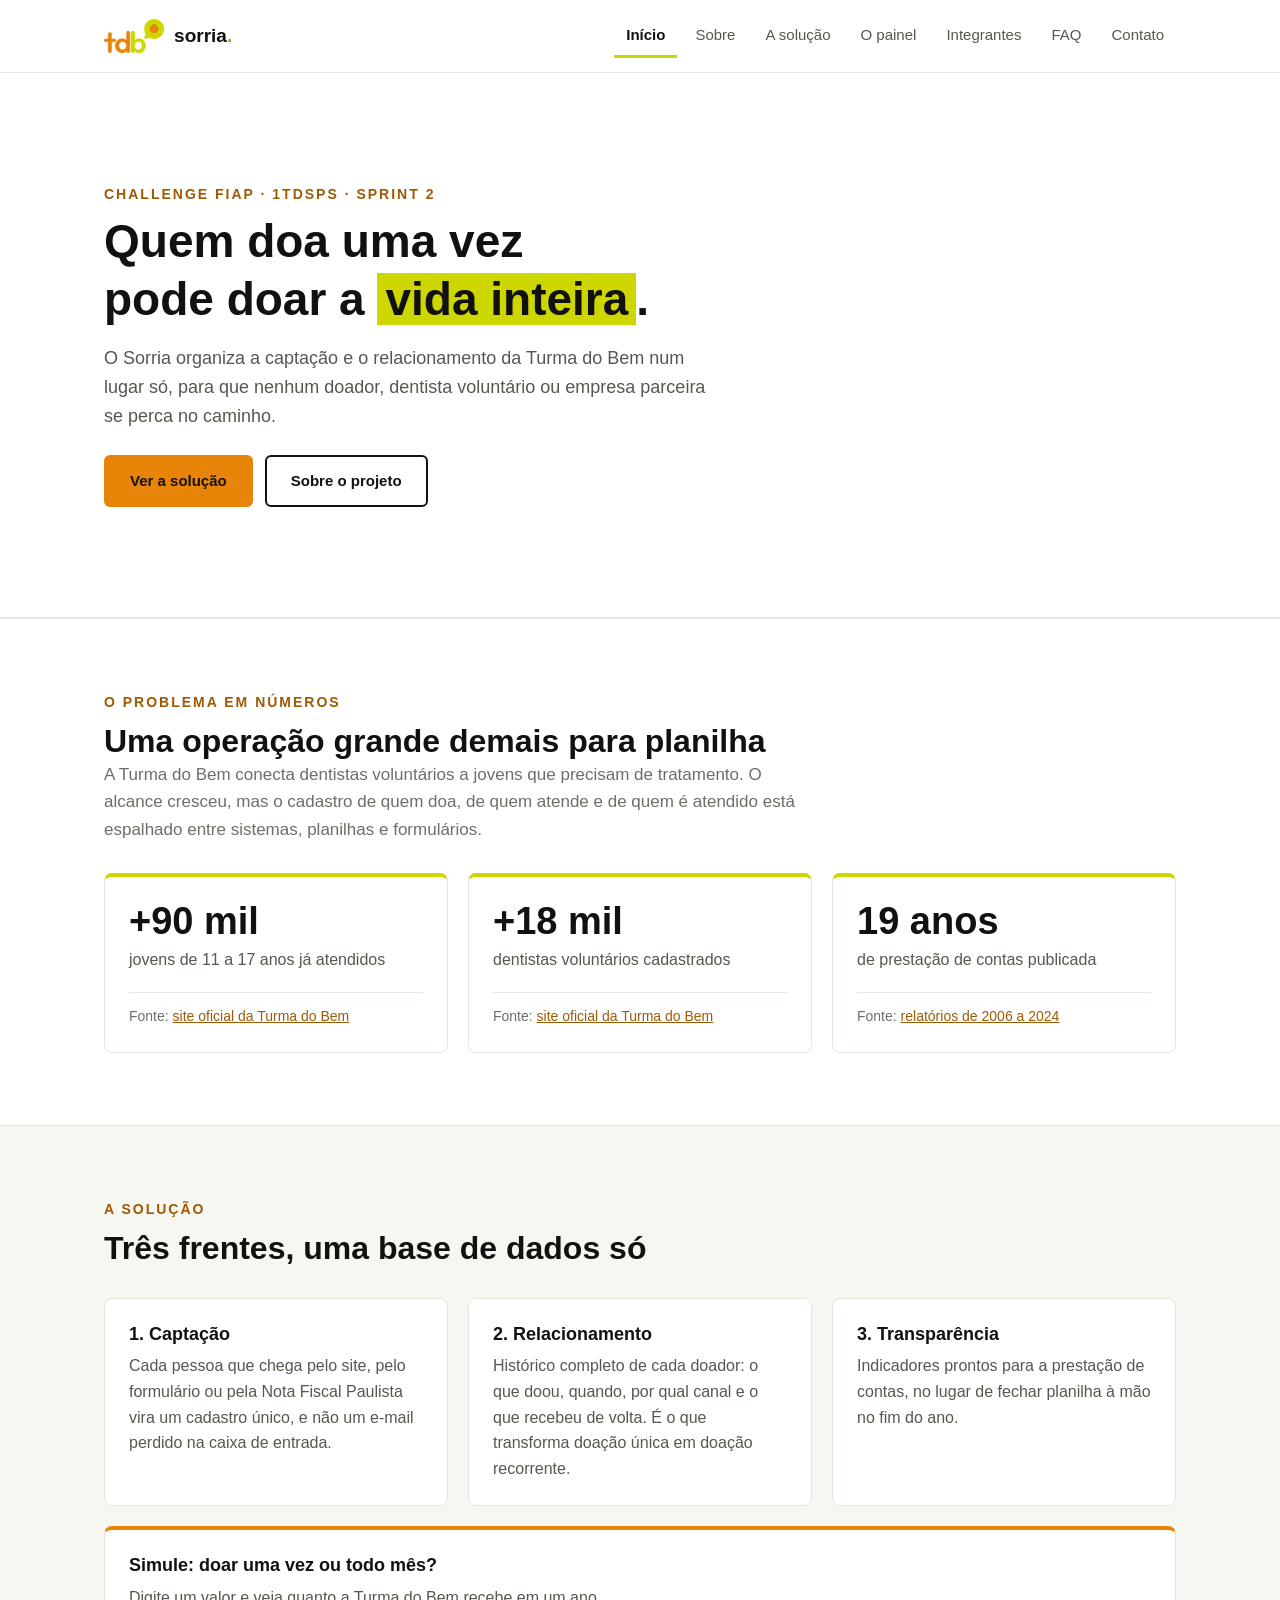
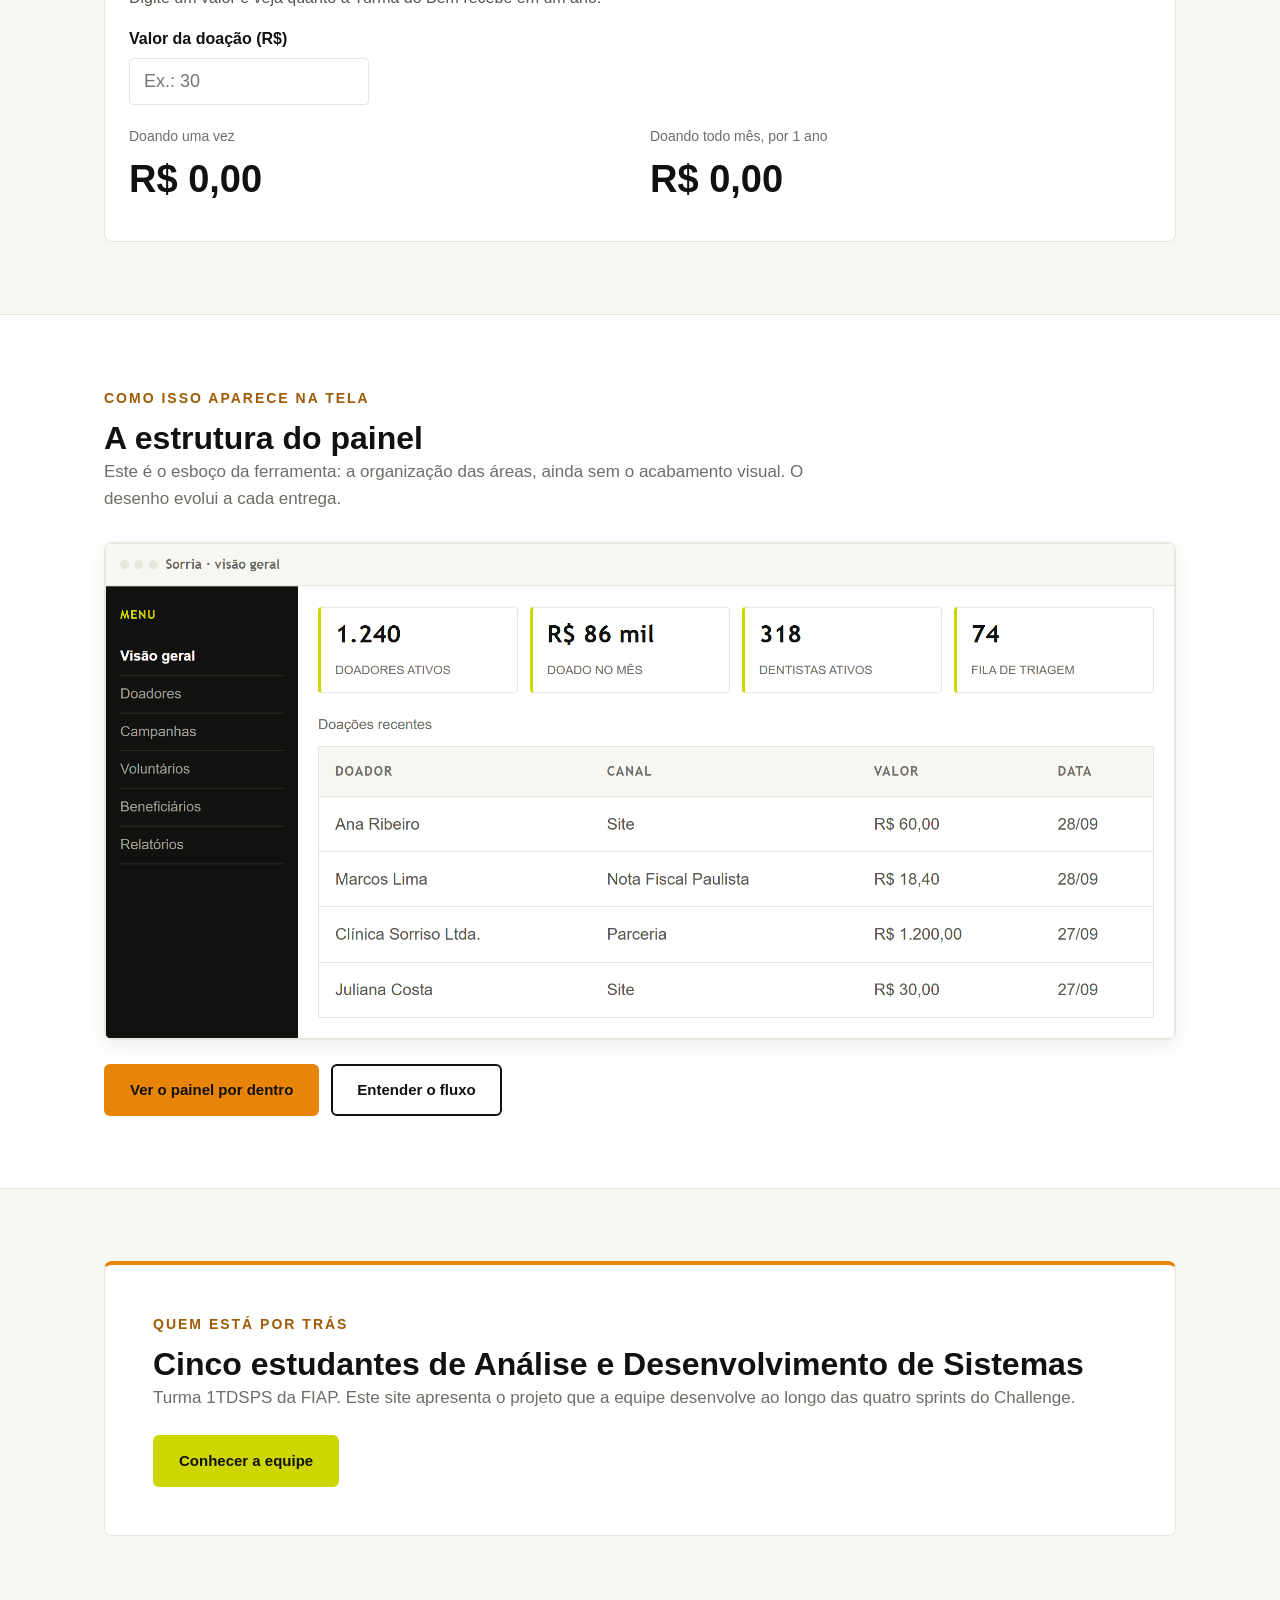
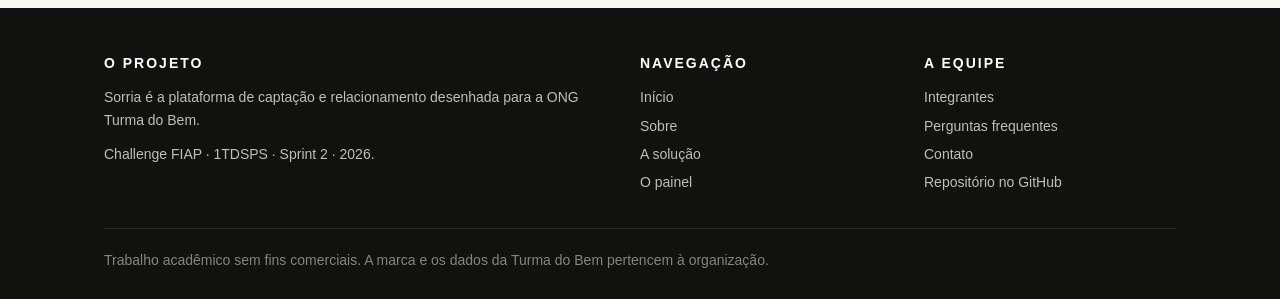
<file: index.html>
<!DOCTYPE html>
<html lang="pt-BR">
<head>
  <meta charset="UTF-8">
  <meta name="viewport" content="width=device-width, initial-scale=1.0">
  <title>Página inicial | Challenge Turma do Bem</title>
  <link rel="stylesheet" href="css/style.css">
  <link rel="stylesheet" href="css/inicio.css">
</head>
<body>

  <!-- index.html - Pagina inicial: o problema em numeros, a solucao e o simulador de doacao -->

  <!-- ============ CABECALHO (igual em todas as paginas) ============ -->
  <header class="cabecalho">
    <div class="container cabecalho-interno">

      <a href="index.html" class="cabecalho-marca">
        <img src="imagens/logo-tdb.png" alt="Logotipo da Turma do Bem">
        <span class="cabecalho-nome">sorria<span>.</span></span>
      </a>

      <!-- botao do menu: so aparece no celular e no tablet -->
      <button class="menu-botao" id="menu-botao" aria-label="Abrir o menu" aria-expanded="false">&#9776;</button>

      <nav aria-label="Navegação principal">
        <ul class="menu-lista" id="menu-lista">
          <li><a href="index.html" class="ativo" aria-current="page">Início</a></li>
          <li><a href="sobre.html">Sobre</a></li>
          <li><a href="solucao.html">A solução</a></li>
          <li><a href="painel.html">O painel</a></li>
          <li><a href="integrantes.html">Integrantes</a></li>
          <li><a href="faq.html">FAQ</a></li>
          <li><a href="contato.html">Contato</a></li>
        </ul>
      </nav>

    </div>
  </header>

  <main>
    <!-- busquei manter um HTML semantico: o main diz que este e o conteudo
         principal da pagina, e cada section avisa ao navegador que ali comeca
         uma secao de conteudo (diferente da div, que e so uma caixa) -->


    <!-- ---------- 1. HERO ---------- -->
    <section class="hero">
      <div class="container">
        <p class="rotulo">Challenge FIAP · 1TDSPS · Sprint 2</p>

        <h1>Quem doa uma vez<br> pode doar a <span class="destaque">vida inteira</span>.</h1>

        <p class="hero-texto">
          O Sorria organiza a captação e o relacionamento da Turma do Bem
          num lugar só, para que nenhum doador, dentista voluntário ou
          empresa parceira se perca no caminho.
        </p>

        <div class="area-botoes">
          <a href="solucao.html" class="botao botao-laranja">Ver a solução</a>
          <a href="sobre.html" class="botao botao-branco">Sobre o projeto</a>
        </div>
      </div>
    </section>


    <!-- ---------- 2. O PROBLEMA EM NUMEROS ---------- -->
    <section class="secao secao-branca">
      <div class="container">

        <div class="secao-cabecalho">
          <p class="rotulo">O problema em números</p>
          <h2>Uma operação grande demais para planilha</h2>
          <p class="texto-apoio">
            A Turma do Bem conecta dentistas voluntários a jovens que precisam
            de tratamento. O alcance cresceu, mas o cadastro de quem doa, de
            quem atende e de quem é atendido está espalhado entre sistemas,
            planilhas e formulários.
          </p>
        </div>

        <!-- todo numero tem a fonte embaixo -->
        <div class="grade-3">

          <article class="cartao cartao-limao">
            <p class="numero-grande">+90 mil</p>
            <p>jovens de 11 a 17 anos já atendidos</p>
            <hr class="cartao-linha">
            <p class="texto-pequeno">Fonte: <a href="https://turmadobem.org.br" target="_blank" rel="noopener">site oficial da Turma do Bem</a></p>
          </article>

          <article class="cartao cartao-limao">
            <p class="numero-grande">+18 mil</p>
            <p>dentistas voluntários cadastrados</p>
            <hr class="cartao-linha">
            <p class="texto-pequeno">Fonte: <a href="https://turmadobem.org.br" target="_blank" rel="noopener">site oficial da Turma do Bem</a></p>
          </article>

          <article class="cartao cartao-limao">
            <p class="numero-grande">19 anos</p>
            <p>de prestação de contas publicada</p>
            <hr class="cartao-linha">
            <p class="texto-pequeno">Fonte: <a href="https://turmadobem.org.br/prestacao-de-contas/" target="_blank" rel="noopener">relatórios de 2006 a 2024</a></p>
          </article>

        </div>

      </div>
    </section>


    <!-- ---------- 3. A SOLUCAO EM 3 CARDS ---------- -->
    <section class="secao">
      <div class="container">

        <div class="secao-cabecalho">
          <p class="rotulo">A solução</p>
          <h2>Três frentes, uma base de dados só</h2>
        </div>

        <div class="grade-3">

          <article class="cartao">
            <h3>1. Captação</h3>
            <p>Cada pessoa que chega pelo site, pelo formulário ou pela Nota
               Fiscal Paulista vira um cadastro único, e não um e-mail
               perdido na caixa de entrada.</p>
          </article>

          <article class="cartao">
            <h3>2. Relacionamento</h3>
            <p>Histórico completo de cada doador: o que doou, quando, por qual
               canal e o que recebeu de volta. É o que transforma doação
               única em doação recorrente.</p>
          </article>

          <article class="cartao">
            <h3>3. Transparência</h3>
            <p>Indicadores prontos para a prestação de contas, no lugar de
               fechar planilha à mão no fim do ano.</p>
          </article>

        </div>

        <!-- SIMULADOR (Sprint 2): o calculo e feito pelo js/simulador.js -->
        <div class="cartao cartao-laranja espaco-acima simulador">
          <h3>Simule: doar uma vez ou todo mês?</h3>
          <p>Digite um valor e veja quanto a Turma do Bem recebe em um ano.</p>

          <label for="valor-doacao" class="simulador-rotulo">Valor da doação (R$)</label>
          <input type="number" id="valor-doacao" class="simulador-campo" min="1" placeholder="Ex.: 30">

          <div class="grade-2 simulador-resultado">
            <div>
              <p class="texto-pequeno">Doando uma vez</p>
              <p class="numero-grande" id="total-unico">R$ 0,00</p>
            </div>
            <div>
              <p class="texto-pequeno">Doando todo mês, por 1 ano</p>
              <p class="numero-grande" id="total-ano">R$ 0,00</p>
            </div>
          </div>

          <p class="simulador-frase" id="simulador-frase"></p>
        </div>

      </div>
    </section>


    <!-- ---------- 4. PROVA: COMO ISSO APARECE NA TELA ---------- -->
    <section class="secao secao-branca">
      <div class="container">

        <div class="secao-cabecalho">
          <p class="rotulo">Como isso aparece na tela</p>
          <h2>A estrutura do painel</h2>
          <p class="texto-apoio">
            Este é o esboço da ferramenta: a organização das áreas, ainda
            sem o acabamento visual. O desenho evolui a cada entrega.
          </p>
        </div>

        <img src="imagens/painel.png" class="painel-imagem"
             alt="Esboço do painel do Sorria, com menu lateral e indicadores de doadores, doações e dentistas">

        <div class="area-botoes">
          <a href="painel.html" class="botao botao-laranja">Ver o painel por dentro</a>
          <a href="solucao.html" class="botao botao-branco">Entender o fluxo</a>
        </div>

      </div>
    </section>


    <!-- ---------- 5. BLOCO QUEM SOMOS ---------- -->
    <section class="secao">
      <div class="container">
        <div class="cartao cartao-laranja chamada">
          <p class="rotulo">Quem está por trás</p>
          <h2>Cinco estudantes de Análise e Desenvolvimento de Sistemas</h2>
          <p class="texto-apoio">
            Turma 1TDSPS da FIAP. Este site apresenta o projeto que a equipe
            desenvolve ao longo das quatro sprints do Challenge.
          </p>
          <div class="area-botoes">
            <a href="integrantes.html" class="botao botao-limao">Conhecer a equipe</a>
          </div>
        </div>
      </div>
    </section>

</main>

  <!-- ============ RODAPE (igual em todas as paginas) ============ -->
  <footer class="rodape">
    <div class="container">

      <div class="rodape-topo">

        <div>
          <p class="rodape-titulo">O projeto</p>
          <p>Sorria é a plataforma de captação e relacionamento
             desenhada para a ONG Turma do Bem.</p>
          <p>Challenge FIAP · 1TDSPS · Sprint 2 · 2026.</p>
        </div>

        <div>
          <p class="rodape-titulo">Navegação</p>
          <ul>
            <li><a href="index.html">Início</a></li>
            <li><a href="sobre.html">Sobre</a></li>
            <li><a href="solucao.html">A solução</a></li>
            <li><a href="painel.html">O painel</a></li>
          </ul>
        </div>

        <div>
          <p class="rodape-titulo">A equipe</p>
          <ul>
            <li><a href="integrantes.html">Integrantes</a></li>
            <li><a href="faq.html">Perguntas frequentes</a></li>
            <li><a href="contato.html">Contato</a></li>
            <li><a href="https://github.com/rhenrique013/challenge-turma-do-bem" target="_blank" rel="noopener">Repositório no GitHub</a></li>
          </ul>
        </div>

      </div>

      <p class="rodape-base">
        Trabalho acadêmico sem fins comerciais. A marca e os dados da
        Turma do Bem pertencem à organização.
      </p>

    </div>
  </footer>

  <script src="js/menu.js"></script>
  <script src="js/simulador.js"></script>

</body>
</html>
</file>
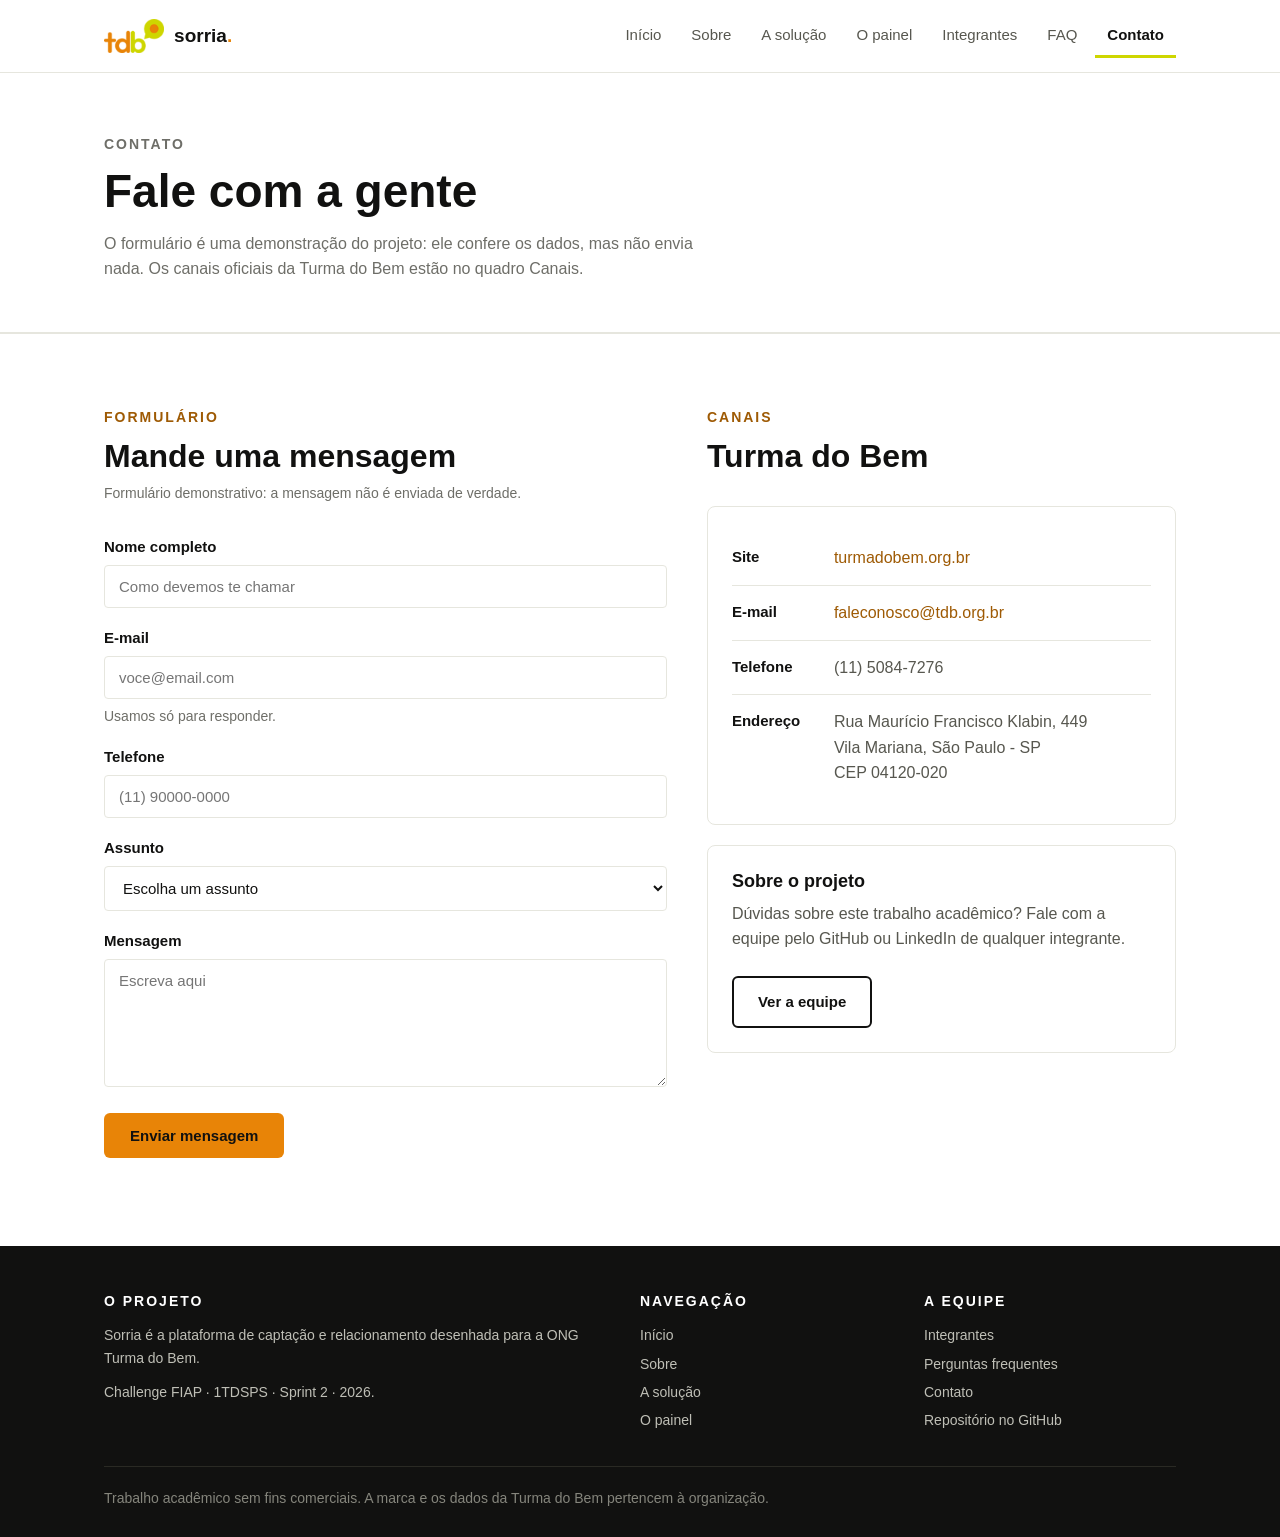
<file: contato.html>
<!DOCTYPE html>
<html lang="pt-BR">
<head>
  <meta charset="UTF-8">
  <meta name="viewport" content="width=device-width, initial-scale=1.0">
  <title>Contato | Challenge Turma do Bem</title>
  <link rel="stylesheet" href="css/style.css">
  <link rel="stylesheet" href="css/contato.css">
</head>
<body>

  <!-- contato.html - Contato: formulario demonstrativo e canais da Turma do Bem -->

  <!-- ============ CABECALHO (igual em todas as paginas) ============ -->
  <header class="cabecalho">
    <div class="container cabecalho-interno">

      <a href="index.html" class="cabecalho-marca">
        <img src="imagens/logo-tdb.png" alt="Logotipo da Turma do Bem">
        <span class="cabecalho-nome">sorria<span>.</span></span>
      </a>

      <!-- botao do menu: so aparece no celular e no tablet -->
      <button class="menu-botao" id="menu-botao" aria-label="Abrir o menu" aria-expanded="false">&#9776;</button>

      <nav aria-label="Navegação principal">
        <ul class="menu-lista" id="menu-lista">
          <li><a href="index.html">Início</a></li>
          <li><a href="sobre.html">Sobre</a></li>
          <li><a href="solucao.html">A solução</a></li>
          <li><a href="painel.html">O painel</a></li>
          <li><a href="integrantes.html">Integrantes</a></li>
          <li><a href="faq.html">FAQ</a></li>
          <li><a href="contato.html" class="ativo" aria-current="page">Contato</a></li>
        </ul>
      </nav>

    </div>
  </header>

  <main>

    <section class="topo-pagina">
      <div class="container">
        <p class="rotulo">Contato</p>
        <h1>Fale com a gente</h1>
        <p>
          O formulário é uma demonstração do projeto: ele confere os
          dados, mas não envia nada. Os canais oficiais da Turma do Bem
          estão no quadro Canais.
        </p>
      </div>
    </section>


    <section class="secao secao-branca">
      <div class="container layout-contato">

        <!-- ---------- FORMULARIO ---------- -->
        <div>

          <div class="secao-cabecalho">
            <p class="rotulo">Formulário</p>
            <h2>Mande uma mensagem</h2>
            <p class="campo-dica">Formulário demonstrativo: a mensagem não é enviada de verdade.</p>
          </div>

          <!-- novalidate: quem confere os campos e o js/formulario.js -->
          <form action="#" method="post" id="form-contato" novalidate>

            <div class="campo">
              <label for="nome">Nome completo</label>
              <input type="text" id="nome" name="nome"
                     placeholder="Como devemos te chamar">
              <span class="erro-texto" id="erro-nome"></span>
            </div>

            <div class="campo">
              <label for="email">E-mail</label>
              <input type="email" id="email" name="email"
                     placeholder="voce@email.com">
              <span class="campo-dica">Usamos só para responder.</span>
              <span class="erro-texto" id="erro-email"></span>
            </div>

            <div class="campo">
              <label for="telefone">Telefone</label>
              <input type="tel" id="telefone" name="telefone"
                     placeholder="(11) 90000-0000">
            </div>

            <div class="campo">
              <label for="assunto">Assunto</label>
              <select id="assunto" name="assunto">
                <option value="">Escolha um assunto</option>
                <option value="doar">Quero doar</option>
                <option value="voluntario">Quero ser dentista voluntário</option>
                <option value="tratamento">Preciso de tratamento</option>
                <option value="empresa">Sou empresa e quero apoiar</option>
                <option value="projeto">Dúvida sobre o projeto</option>
                <option value="outro">Outro assunto</option>
              </select>
              <span class="erro-texto" id="erro-assunto"></span>
            </div>

            <div class="campo">
              <label for="mensagem">Mensagem</label>
              <textarea id="mensagem" name="mensagem" rows="6"
                        placeholder="Escreva aqui"></textarea>
              <span class="erro-texto" id="erro-mensagem"></span>
            </div>

            <button type="submit" class="botao botao-laranja">Enviar mensagem</button>

            <!-- aviso de envio, preenchido pelo js/formulario.js -->
            <p class="form-aviso" id="form-aviso"></p>

          </form>

        </div>

        <!-- ---------- CANAIS DA ONG ---------- -->
        <div>

          <div class="secao-cabecalho">
            <p class="rotulo">Canais</p>
            <h2>Turma do Bem</h2>
          </div>

          <div class="cartao">

            <div class="contato-linha">
              <span class="contato-rotulo">Site</span>
              <span><a href="https://turmadobem.org.br" target="_blank" rel="noopener">turmadobem.org.br</a></span>
            </div>

            <div class="contato-linha">
              <span class="contato-rotulo">E-mail</span>
              <span><a href="mailto:faleconosco@tdb.org.br">faleconosco@tdb.org.br</a></span>
            </div>

            <div class="contato-linha">
              <span class="contato-rotulo">Telefone</span>
              <span>(11) 5084-7276</span>
            </div>

            <div class="contato-linha">
              <span class="contato-rotulo">Endereço</span>
              <address class="contato-endereco">
                Rua Maurício Francisco Klabin, 449<br>
                Vila Mariana, São Paulo - SP<br>
                CEP 04120-020
              </address>
            </div>

          </div>

          <div class="cartao espaco-acima">
            <h3>Sobre o projeto</h3>
            <p>
              Dúvidas sobre este trabalho acadêmico? Fale com a equipe
              pelo GitHub ou LinkedIn de qualquer integrante.
            </p>
            <div class="area-botoes">
              <a href="integrantes.html" class="botao botao-branco">Ver a equipe</a>
            </div>
          </div>

        </div>

      </div>
    </section>


</main>

  <!-- ============ RODAPE (igual em todas as paginas) ============ -->
  <footer class="rodape">
    <div class="container">

      <div class="rodape-topo">

        <div>
          <p class="rodape-titulo">O projeto</p>
          <p>Sorria é a plataforma de captação e relacionamento
             desenhada para a ONG Turma do Bem.</p>
          <p>Challenge FIAP · 1TDSPS · Sprint 2 · 2026.</p>
        </div>

        <div>
          <p class="rodape-titulo">Navegação</p>
          <ul>
            <li><a href="index.html">Início</a></li>
            <li><a href="sobre.html">Sobre</a></li>
            <li><a href="solucao.html">A solução</a></li>
            <li><a href="painel.html">O painel</a></li>
          </ul>
        </div>

        <div>
          <p class="rodape-titulo">A equipe</p>
          <ul>
            <li><a href="integrantes.html">Integrantes</a></li>
            <li><a href="faq.html">Perguntas frequentes</a></li>
            <li><a href="contato.html">Contato</a></li>
            <li><a href="https://github.com/rhenrique013/challenge-turma-do-bem" target="_blank" rel="noopener">Repositório no GitHub</a></li>
          </ul>
        </div>

      </div>

      <p class="rodape-base">
        Trabalho acadêmico sem fins comerciais. A marca e os dados da
        Turma do Bem pertencem à organização.
      </p>

    </div>
  </footer>

  <script src="js/menu.js"></script>
  <script src="js/formulario.js"></script>

</body>
</html>
</file>
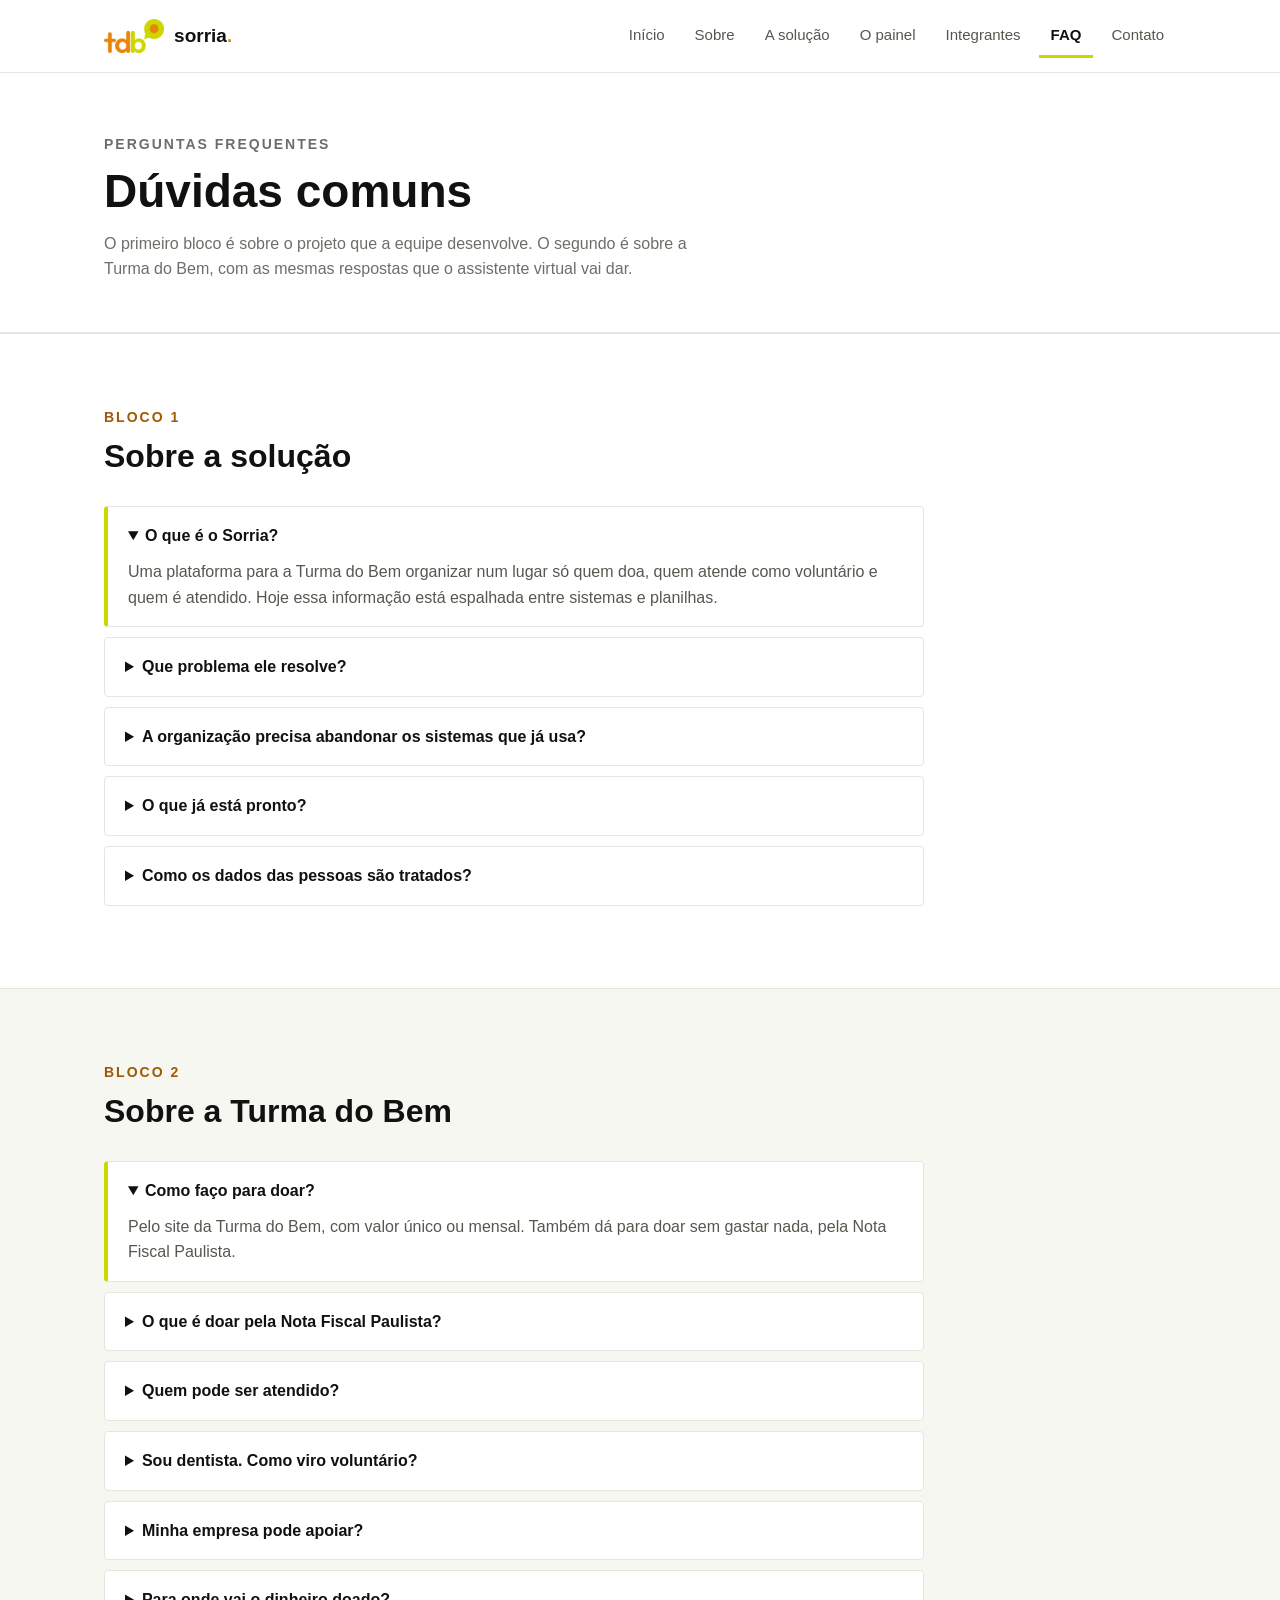
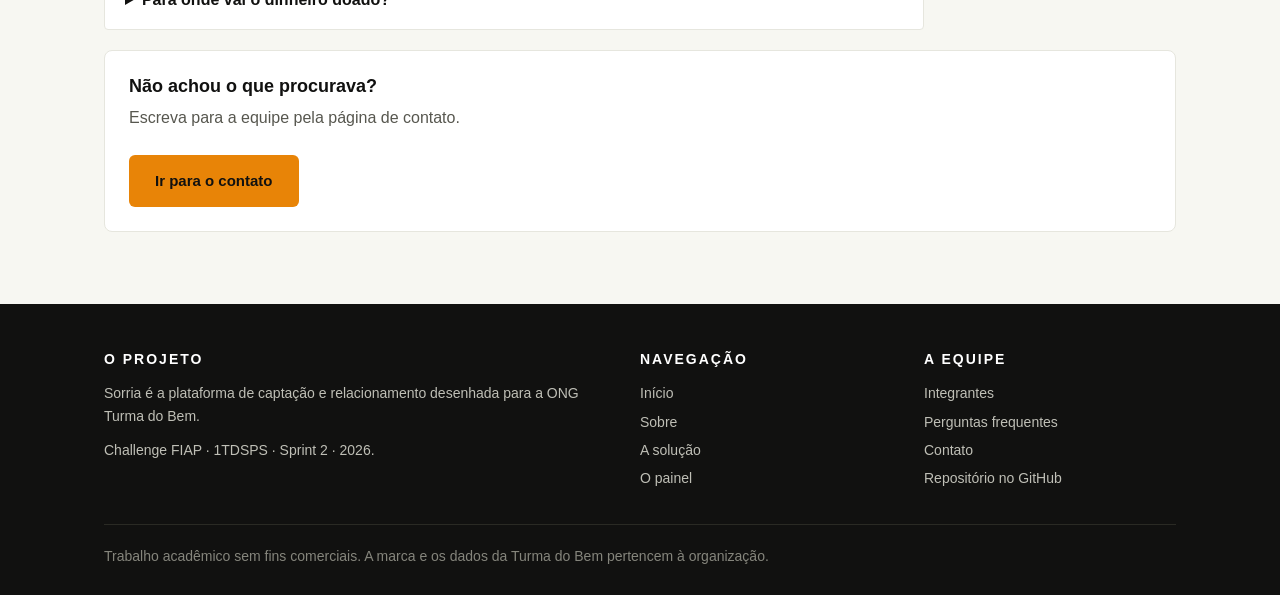
<file: faq.html>
<!DOCTYPE html>
<html lang="pt-BR">
<head>
  <meta charset="UTF-8">
  <meta name="viewport" content="width=device-width, initial-scale=1.0">
  <title>Perguntas frequentes | Challenge Turma do Bem</title>
  <link rel="stylesheet" href="css/style.css">
  <link rel="stylesheet" href="css/equipe.css">
</head>
<body>

  <!-- faq.html - FAQ: perguntas sobre o Sorria e sobre a Turma do Bem -->

  <!-- ============ CABECALHO (igual em todas as paginas) ============ -->
  <header class="cabecalho">
    <div class="container cabecalho-interno">

      <a href="index.html" class="cabecalho-marca">
        <img src="imagens/logo-tdb.png" alt="Logotipo da Turma do Bem">
        <span class="cabecalho-nome">sorria<span>.</span></span>
      </a>

      <!-- botao do menu: so aparece no celular e no tablet -->
      <button class="menu-botao" id="menu-botao" aria-label="Abrir o menu" aria-expanded="false">&#9776;</button>

      <nav aria-label="Navegação principal">
        <ul class="menu-lista" id="menu-lista">
          <li><a href="index.html">Início</a></li>
          <li><a href="sobre.html">Sobre</a></li>
          <li><a href="solucao.html">A solução</a></li>
          <li><a href="painel.html">O painel</a></li>
          <li><a href="integrantes.html">Integrantes</a></li>
          <li><a href="faq.html" class="ativo" aria-current="page">FAQ</a></li>
          <li><a href="contato.html">Contato</a></li>
        </ul>
      </nav>

    </div>
  </header>

  <main>

    <section class="topo-pagina">
      <div class="container">
        <p class="rotulo">Perguntas frequentes</p>
        <h1>Dúvidas comuns</h1>
        <p>
          O primeiro bloco é sobre o projeto que a equipe desenvolve.
          O segundo é sobre a Turma do Bem, com as mesmas respostas que
          o assistente virtual vai dar.
        </p>
      </div>
    </section>


    <!-- ---------- BLOCO 1: SOBRE A SOLUCAO ---------- -->
    <section class="secao secao-branca">
      <div class="container">

        <div class="secao-cabecalho">
          <p class="rotulo">Bloco 1</p>
          <h2>Sobre a solução</h2>
        </div>

        <div class="faq-lista">

          <details class="faq-item" open>
            <summary>O que é o Sorria?</summary>
            <p class="faq-resposta">Uma plataforma para a Turma do Bem organizar num lugar só quem doa, quem atende como voluntário e quem é atendido. Hoje essa informação está espalhada entre sistemas e planilhas.</p>
          </details>

          <details class="faq-item">
            <summary>Que problema ele resolve?</summary>
            <p class="faq-resposta">A perda de histórico. Sem cadastro único, quem doou no ano passado não é reconhecido neste, cada campanha recomeça do zero e a prestação de contas vira trabalho manual.</p>
          </details>

          <details class="faq-item">
            <summary>A organização precisa abandonar os sistemas que já usa?</summary>
            <p class="faq-resposta">Não. A proposta é conviver com eles: os dados continuam nascendo onde nascem hoje e são copiados para a base única.</p>
          </details>

          <details class="faq-item">
            <summary>O que já está pronto?</summary>
            <p class="faq-resposta">O site em HTML, CSS e JavaScript, que na Sprint 2 passou a funcionar no celular e ganhou menu, formulário que confere os dados e simulador de doação. Também estão prontos o modelo de dados, os cadastros em Python e a base do assistente virtual. O sistema funcionando de ponta a ponta é o objetivo da quarta sprint.</p>
          </details>

          <details class="faq-item">
            <summary>Como os dados das pessoas são tratados?</summary>
            <p class="faq-resposta">O projeto prevê registro de consentimento por finalidade, para atender à LGPD. É um dos pontos ainda em estudo pela equipe.</p>
          </details>

        </div>

      </div>
    </section>


    <!-- ---------- BLOCO 2: SOBRE A TURMA DO BEM ---------- -->
    <section class="secao">
      <div class="container">

        <div class="secao-cabecalho">
          <p class="rotulo">Bloco 2</p>
          <h2>Sobre a Turma do Bem</h2>
        </div>

        <div class="faq-lista">

          <details class="faq-item" open>
            <summary>Como faço para doar?</summary>
            <p class="faq-resposta">Pelo site da Turma do Bem, com valor único ou mensal. Também dá para doar sem gastar nada, pela Nota Fiscal Paulista.</p>
          </details>

          <details class="faq-item">
            <summary>O que é doar pela Nota Fiscal Paulista?</summary>
            <p class="faq-resposta">No site da Nota Fiscal Paulista, você ativa a doação automática e escolhe a Turma do Bem. A partir daí, toda compra com CPF na nota ajuda a organização, sem custo para você.</p>
          </details>

          <details class="faq-item">
            <summary>Quem pode ser atendido?</summary>
            <p class="faq-resposta">Jovens de 11 a 17 anos em situação de vulnerabilidade social, encaminhados por escolas e instituições parceiras.</p>
          </details>

          <details class="faq-item">
            <summary>Sou dentista. Como viro voluntário?</summary>
            <p class="faq-resposta">Pelo cadastro de voluntários, informando CRO, cidade de atendimento e quantas vagas consegue abrir na própria clínica.</p>
          </details>

          <details class="faq-item">
            <summary>Minha empresa pode apoiar?</summary>
            <p class="faq-resposta">Sim, por patrocínio de campanha, doação recorrente ou engajamento dos funcionários na Nota Fiscal Paulista.</p>
          </details>

          <details class="faq-item">
            <summary>Para onde vai o dinheiro doado?</summary>
            <p class="faq-resposta">A organização publica prestação de contas desde 2006 e relatórios de atividades anuais, abertos a qualquer pessoa.</p>
          </details>

        </div>

        <div class="cartao espaco-acima">
          <h3>Não achou o que procurava?</h3>
          <p>Escreva para a equipe pela página de contato.</p>
          <div class="area-botoes">
            <a href="contato.html" class="botao botao-laranja">Ir para o contato</a>
          </div>
        </div>

      </div>
    </section>

</main>

  <!-- ============ RODAPE (igual em todas as paginas) ============ -->
  <footer class="rodape">
    <div class="container">

      <div class="rodape-topo">

        <div>
          <p class="rodape-titulo">O projeto</p>
          <p>Sorria é a plataforma de captação e relacionamento
             desenhada para a ONG Turma do Bem.</p>
          <p>Challenge FIAP · 1TDSPS · Sprint 2 · 2026.</p>
        </div>

        <div>
          <p class="rodape-titulo">Navegação</p>
          <ul>
            <li><a href="index.html">Início</a></li>
            <li><a href="sobre.html">Sobre</a></li>
            <li><a href="solucao.html">A solução</a></li>
            <li><a href="painel.html">O painel</a></li>
          </ul>
        </div>

        <div>
          <p class="rodape-titulo">A equipe</p>
          <ul>
            <li><a href="integrantes.html">Integrantes</a></li>
            <li><a href="faq.html">Perguntas frequentes</a></li>
            <li><a href="contato.html">Contato</a></li>
            <li><a href="https://github.com/rhenrique013/challenge-turma-do-bem" target="_blank" rel="noopener">Repositório no GitHub</a></li>
          </ul>
        </div>

      </div>

      <p class="rodape-base">
        Trabalho acadêmico sem fins comerciais. A marca e os dados da
        Turma do Bem pertencem à organização.
      </p>

    </div>
  </footer>

  <script src="js/menu.js"></script>

</body>
</html>
</file>
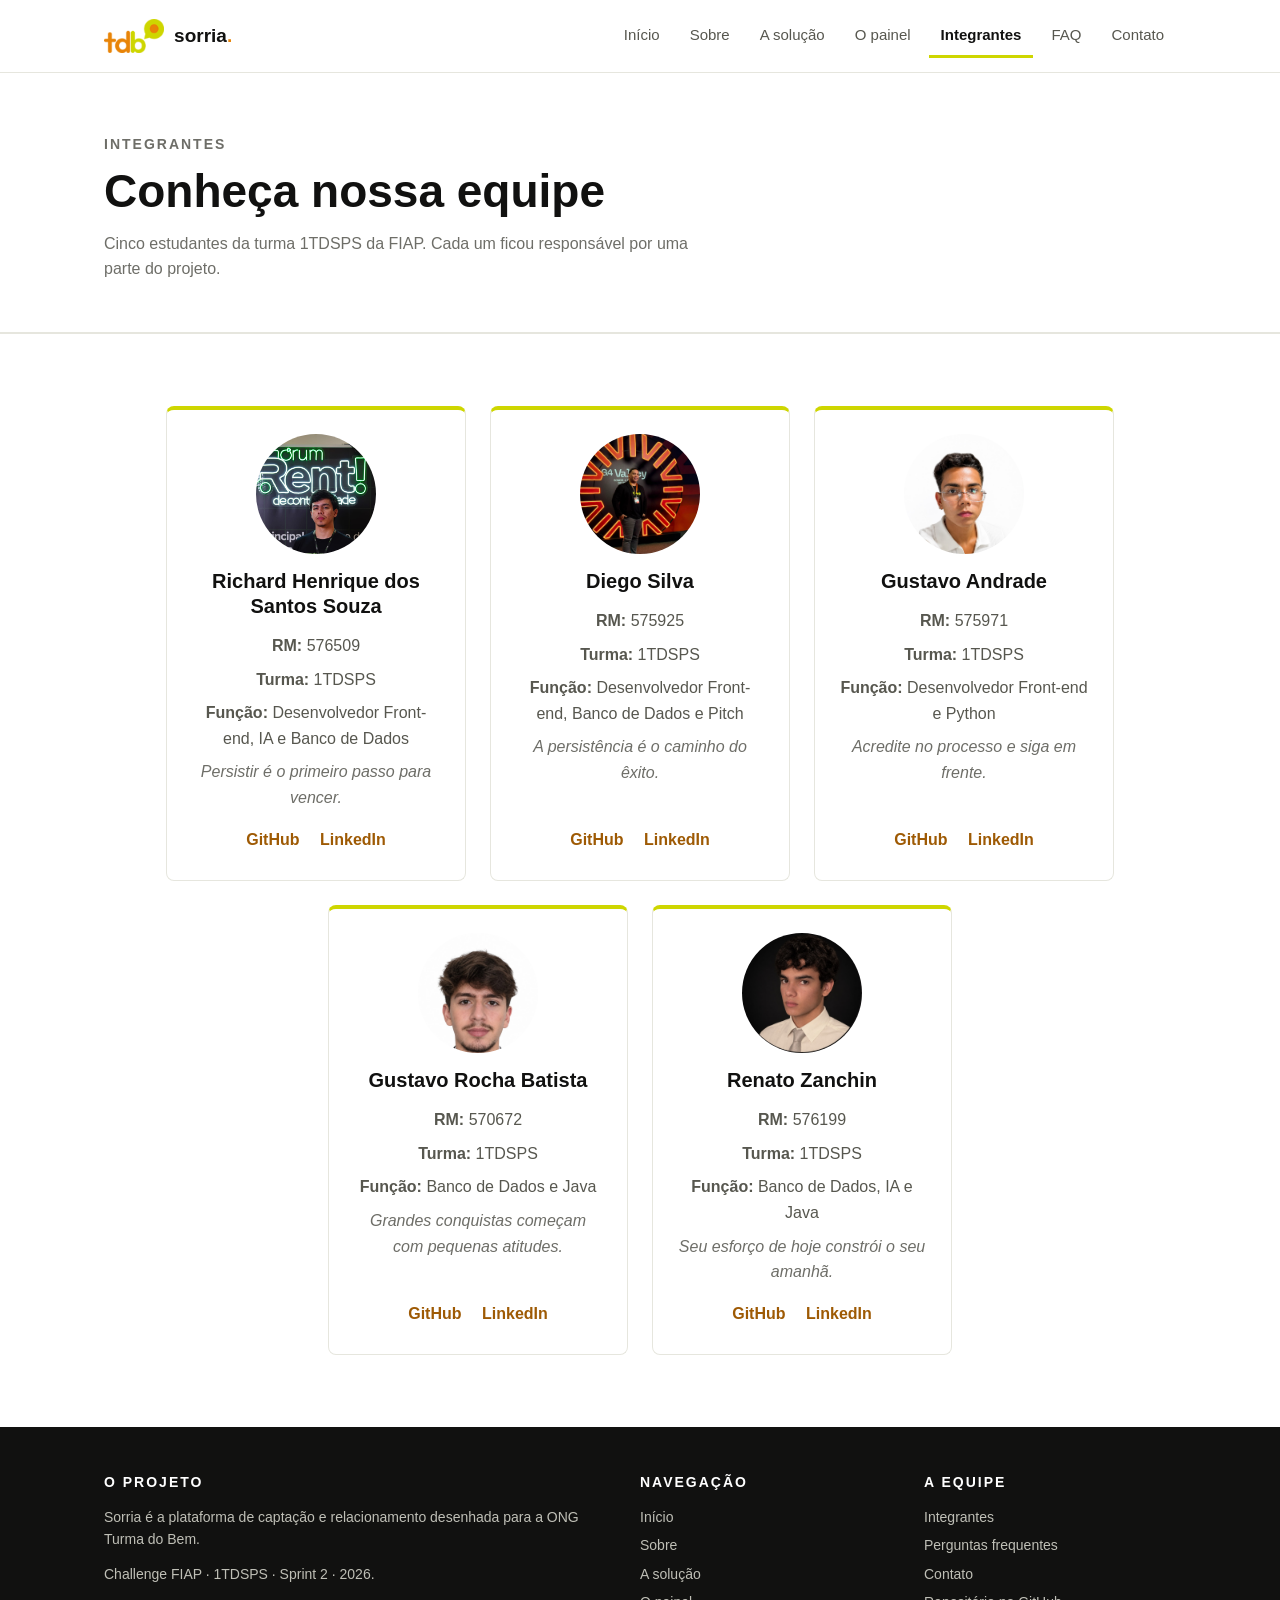
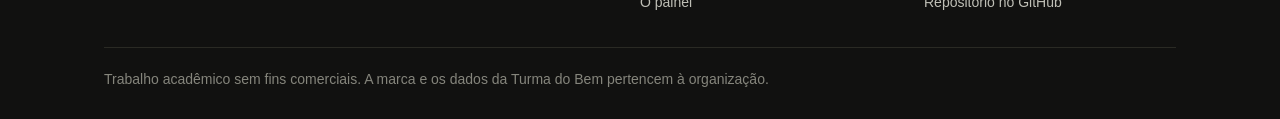
<file: integrantes.html>
<!DOCTYPE html>
<html lang="pt-BR">
<head>
  <meta charset="UTF-8">
  <meta name="viewport" content="width=device-width, initial-scale=1.0">
  <title>Integrantes | Challenge Turma do Bem</title>
  <link rel="stylesheet" href="css/style.css">
  <link rel="stylesheet" href="css/equipe.css">
</head>
<body>

  <!-- integrantes.html - Integrantes: os cinco membros da equipe -->

  <!-- ============ CABECALHO (igual em todas as paginas) ============ -->
  <header class="cabecalho">
    <div class="container cabecalho-interno">

      <a href="index.html" class="cabecalho-marca">
        <img src="imagens/logo-tdb.png" alt="Logotipo da Turma do Bem">
        <span class="cabecalho-nome">sorria<span>.</span></span>
      </a>

      <!-- botao do menu: so aparece no celular e no tablet -->
      <button class="menu-botao" id="menu-botao" aria-label="Abrir o menu" aria-expanded="false">&#9776;</button>

      <nav aria-label="Navegação principal">
        <ul class="menu-lista" id="menu-lista">
          <li><a href="index.html">Início</a></li>
          <li><a href="sobre.html">Sobre</a></li>
          <li><a href="solucao.html">A solução</a></li>
          <li><a href="painel.html">O painel</a></li>
          <li><a href="integrantes.html" class="ativo" aria-current="page">Integrantes</a></li>
          <li><a href="faq.html">FAQ</a></li>
          <li><a href="contato.html">Contato</a></li>
        </ul>
      </nav>

    </div>
  </header>

  <main>

    <section class="topo-pagina">
      <div class="container">
        <p class="rotulo">Integrantes</p>
        <h1>Conheça nossa equipe</h1>
        <p>
          Cinco estudantes da turma 1TDSPS da FIAP. Cada um ficou
          responsável por uma parte do projeto.
        </p>
      </div>
    </section>


    <!-- ---------- CARDS: um por integrante ---------- -->
    <section class="secao secao-branca">
      <div class="container">

        <div class="equipe">

          <article class="card-integrante">
            <img src="imagens/equipe/richard.png" alt="Foto de Richard Henrique dos Santos Souza">
            <h2>Richard Henrique dos Santos Souza</h2>
            <p><strong>RM:</strong> 576509</p>
            <p><strong>Turma:</strong> 1TDSPS</p>
            <p><strong>Função:</strong> Desenvolvedor Front-end, IA e Banco de Dados</p>
            <p class="frase">Persistir é o primeiro passo para vencer.</p>
            <p class="links">
              <a href="https://github.com/rhenrique013" target="_blank" rel="noopener">GitHub</a>
              <a href="https://www.linkedin.com/in/richardhenrique1312" target="_blank" rel="noopener">LinkedIn</a>
            </p>
          </article>

          <article class="card-integrante">
            <img src="imagens/equipe/diego.png" alt="Foto de Diego Silva">
            <h2>Diego Silva</h2>
            <p><strong>RM:</strong> 575925</p>
            <p><strong>Turma:</strong> 1TDSPS</p>
            <p><strong>Função:</strong> Desenvolvedor Front-end, Banco de Dados e Pitch</p>
            <p class="frase">A persistência é o caminho do êxito.</p>
            <p class="links">
              <a href="https://github.com/Diegosilvadrs" target="_blank" rel="noopener">GitHub</a>
              <a href="https://www.linkedin.com/in/diego-silva-drs" target="_blank" rel="noopener">LinkedIn</a>
            </p>
          </article>

          <article class="card-integrante">
            <img src="imagens/equipe/gustavo-andrade.png" alt="Foto de Gustavo Andrade">
            <h2>Gustavo Andrade</h2>
            <p><strong>RM:</strong> 575971</p>
            <p><strong>Turma:</strong> 1TDSPS</p>
            <p><strong>Função:</strong> Desenvolvedor Front-end e Python</p>
            <p class="frase">Acredite no processo e siga em frente.</p>
            <p class="links">
              <a href="https://github.com/eagu07" target="_blank" rel="noopener">GitHub</a>
              <a href="https://www.linkedin.com/in/gustavo-andrade-199429383" target="_blank" rel="noopener">LinkedIn</a>
            </p>
          </article>

          <article class="card-integrante">
            <img src="imagens/equipe/gustavo-rocha.png" alt="Foto de Gustavo Rocha Batista">
            <h2>Gustavo Rocha Batista</h2>
            <p><strong>RM:</strong> 570672</p>
            <p><strong>Turma:</strong> 1TDSPS</p>
            <p><strong>Função:</strong> Banco de Dados e Java</p>
            <p class="frase">Grandes conquistas começam com pequenas atitudes.</p>
            <p class="links">
              <a href="https://github.com/gustavo-rocha-batista" target="_blank" rel="noopener">GitHub</a>
              <a href="https://www.linkedin.com/in/gustavo-rocha-batista" target="_blank" rel="noopener">LinkedIn</a>
            </p>
          </article>

          <article class="card-integrante">
            <img src="imagens/equipe/renato.png" alt="Foto de Renato Zanchin">
            <h2>Renato Zanchin</h2>
            <p><strong>RM:</strong> 576199</p>
            <p><strong>Turma:</strong> 1TDSPS</p>
            <p><strong>Função:</strong> Banco de Dados, IA e Java</p>
            <p class="frase">Seu esforço de hoje constrói o seu amanhã.</p>
            <p class="links">
              <a href="https://github.com/renatozftv" target="_blank" rel="noopener">GitHub</a>
              <a href="https://www.linkedin.com/in/renato-zanchin-0232563a2" target="_blank" rel="noopener">LinkedIn</a>
            </p>
          </article>
        </div>

      </div>
    </section>

</main>

  <!-- ============ RODAPE (igual em todas as paginas) ============ -->
  <footer class="rodape">
    <div class="container">

      <div class="rodape-topo">

        <div>
          <p class="rodape-titulo">O projeto</p>
          <p>Sorria é a plataforma de captação e relacionamento
             desenhada para a ONG Turma do Bem.</p>
          <p>Challenge FIAP · 1TDSPS · Sprint 2 · 2026.</p>
        </div>

        <div>
          <p class="rodape-titulo">Navegação</p>
          <ul>
            <li><a href="index.html">Início</a></li>
            <li><a href="sobre.html">Sobre</a></li>
            <li><a href="solucao.html">A solução</a></li>
            <li><a href="painel.html">O painel</a></li>
          </ul>
        </div>

        <div>
          <p class="rodape-titulo">A equipe</p>
          <ul>
            <li><a href="integrantes.html">Integrantes</a></li>
            <li><a href="faq.html">Perguntas frequentes</a></li>
            <li><a href="contato.html">Contato</a></li>
            <li><a href="https://github.com/rhenrique013/challenge-turma-do-bem" target="_blank" rel="noopener">Repositório no GitHub</a></li>
          </ul>
        </div>

      </div>

      <p class="rodape-base">
        Trabalho acadêmico sem fins comerciais. A marca e os dados da
        Turma do Bem pertencem à organização.
      </p>

    </div>
  </footer>

  <script src="js/menu.js"></script>

</body>
</html>
</file>
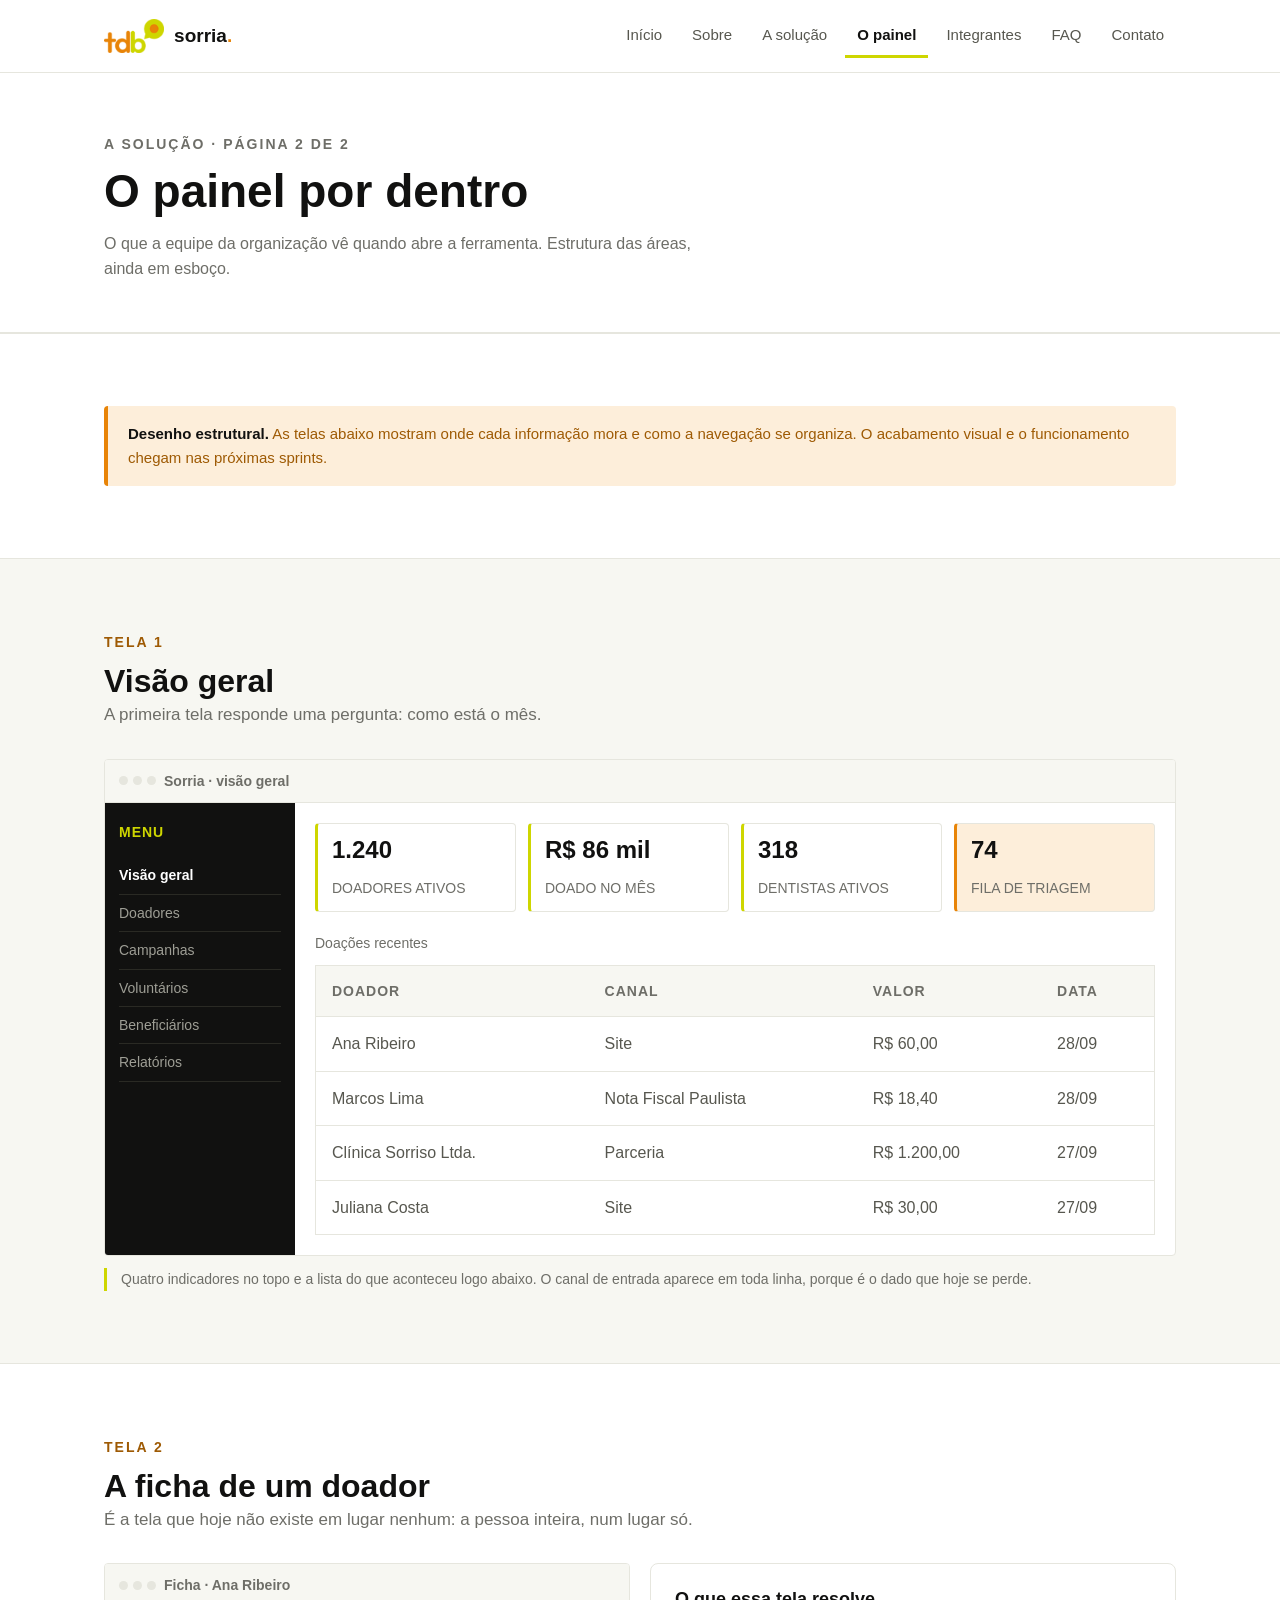
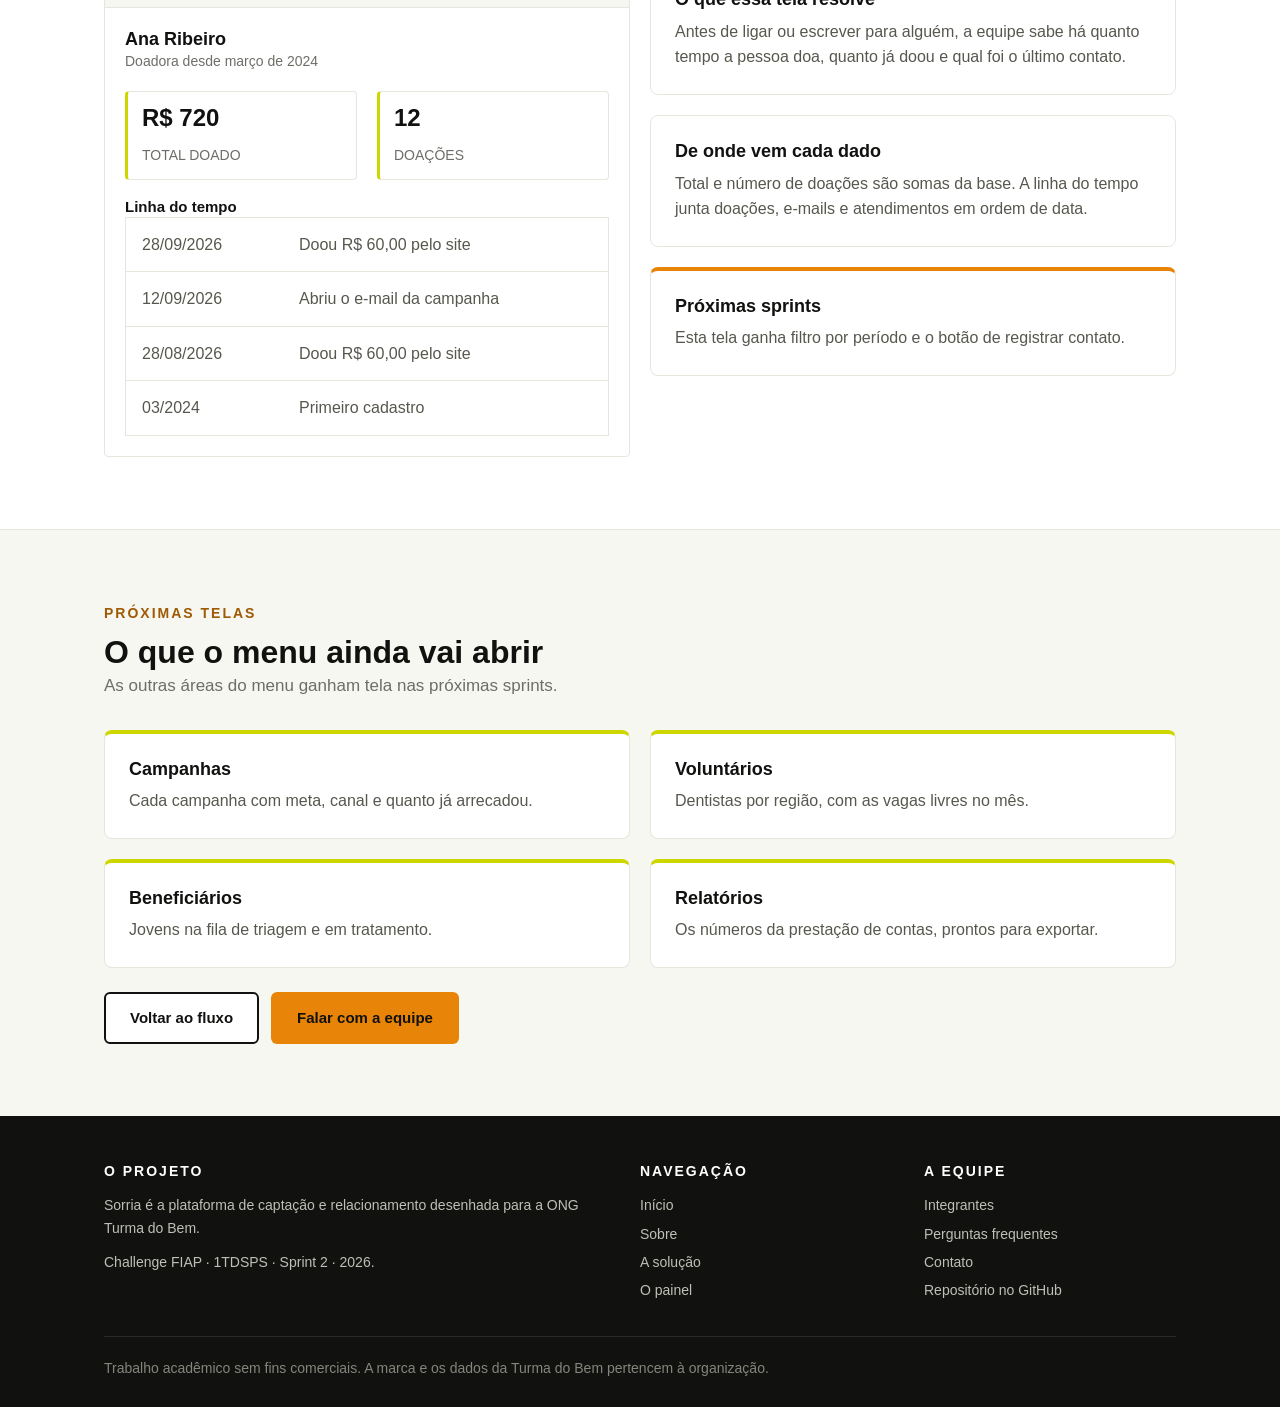
<file: painel.html>
<!DOCTYPE html>
<html lang="pt-BR">
<head>
  <meta charset="UTF-8">
  <meta name="viewport" content="width=device-width, initial-scale=1.0">
  <title>O painel | Challenge Turma do Bem</title>
  <link rel="stylesheet" href="css/style.css">
</head>
<body>

  <!-- painel.html - O painel (pagina 2 de 2): esboco das telas internas da ferramenta -->

  <!-- ============ CABECALHO (igual em todas as paginas) ============ -->
  <header class="cabecalho">
    <div class="container cabecalho-interno">

      <a href="index.html" class="cabecalho-marca">
        <img src="imagens/logo-tdb.png" alt="Logotipo da Turma do Bem">
        <span class="cabecalho-nome">sorria<span>.</span></span>
      </a>

      <!-- botao do menu: so aparece no celular e no tablet -->
      <button class="menu-botao" id="menu-botao" aria-label="Abrir o menu" aria-expanded="false">&#9776;</button>

      <nav aria-label="Navegação principal">
        <ul class="menu-lista" id="menu-lista">
          <li><a href="index.html">Início</a></li>
          <li><a href="sobre.html">Sobre</a></li>
          <li><a href="solucao.html">A solução</a></li>
          <li><a href="painel.html" class="ativo" aria-current="page">O painel</a></li>
          <li><a href="integrantes.html">Integrantes</a></li>
          <li><a href="faq.html">FAQ</a></li>
          <li><a href="contato.html">Contato</a></li>
        </ul>
      </nav>

    </div>
  </header>

  <main>

    <section class="topo-pagina">
      <div class="container">
        <p class="rotulo">A solução · página 2 de 2</p>
        <h1>O painel por dentro</h1>
        <p>
          O que a equipe da organização vê quando abre a ferramenta.
          Estrutura das áreas, ainda em esboço.
        </p>
      </div>
    </section>


    <section class="secao secao-branca">
      <div class="container">
        <div class="aviso">
          <p>
            <strong>Desenho estrutural.</strong> As telas abaixo mostram onde
            cada informação mora e como a navegação se organiza.
            O acabamento visual e o funcionamento chegam nas próximas sprints.
          </p>
        </div>
      </div>
    </section>


    <!-- ---------- TELA 1: VISAO GERAL ---------- -->
    <section class="secao" id="visao-geral">
      <div class="container">

        <div class="secao-cabecalho">
          <p class="rotulo">Tela 1</p>
          <h2>Visão geral</h2>
          <p class="texto-apoio">
            A primeira tela responde uma pergunta: como está o mês.
          </p>
        </div>

        <div class="tela">

          <div class="tela-barra">
            <div class="tela-bolinhas">
              <span></span>
              <span></span>
              <span></span>
            </div>
            <p class="tela-titulo">Sorria · visão geral</p>
          </div>

          <div class="tela-corpo-menu">

            <!-- menu do painel: cada item leva para a tela dele nesta pagina -->
            <nav class="tela-menu" aria-label="Menu do painel">
              <p class="tela-menu-titulo">Menu</p>
              <ul>
                <li><a href="#visao-geral" class="ativo">Visão geral</a></li>
                <li><a href="#ficha-doador">Doadores</a></li>
                <li><a href="#proximas-telas">Campanhas</a></li>
                <li><a href="#proximas-telas">Voluntários</a></li>
                <li><a href="#proximas-telas">Beneficiários</a></li>
                <li><a href="#proximas-telas">Relatórios</a></li>
              </ul>
            </nav>

            <div class="tela-conteudo">

              <div class="indicadores">
                <div class="indicador">
                  <p class="indicador-valor">1.240</p>
                  <p class="indicador-nome">Doadores ativos</p>
                </div>
                <div class="indicador">
                  <p class="indicador-valor">R$ 86 mil</p>
                  <p class="indicador-nome">Doado no mês</p>
                </div>
                <div class="indicador">
                  <p class="indicador-valor">318</p>
                  <p class="indicador-nome">Dentistas ativos</p>
                </div>
                <div class="indicador indicador-alerta">
                  <p class="indicador-valor">74</p>
                  <p class="indicador-nome">Fila de triagem</p>
                </div>
              </div>

              <table class="tabela">
                <caption>Doações recentes</caption>
                <thead>
                  <tr>
                    <th>Doador</th>
                    <th>Canal</th>
                    <th>Valor</th>
                    <th>Data</th>
                  </tr>
                </thead>
                <tbody>
                  <tr>
                    <td>Ana Ribeiro</td>
                    <td>Site</td>
                    <td>R$ 60,00</td>
                    <td>28/09</td>
                  </tr>
                  <tr>
                    <td>Marcos Lima</td>
                    <td>Nota Fiscal Paulista</td>
                    <td>R$ 18,40</td>
                    <td>28/09</td>
                  </tr>
                  <tr>
                    <td>Clínica Sorriso Ltda.</td>
                    <td>Parceria</td>
                    <td>R$ 1.200,00</td>
                    <td>27/09</td>
                  </tr>
                  <tr>
                    <td>Juliana Costa</td>
                    <td>Site</td>
                    <td>R$ 30,00</td>
                    <td>27/09</td>
                  </tr>
                </tbody>
              </table>

            </div>

          </div>

        </div>

        <p class="legenda">
          Quatro indicadores no topo e a lista do que aconteceu logo abaixo.
          O canal de entrada aparece em toda linha, porque é o dado que hoje se perde.
        </p>

      </div>
    </section>


    <!-- ---------- TELA 2: FICHA DO DOADOR ---------- -->
    <section class="secao secao-branca" id="ficha-doador">
      <div class="container">

        <div class="secao-cabecalho">
          <p class="rotulo">Tela 2</p>
          <h2>A ficha de um doador</h2>
          <p class="texto-apoio">
            É a tela que hoje não existe em lugar nenhum: a pessoa
            inteira, num lugar só.
          </p>
        </div>

        <div class="grade-2">

          <div class="tela">

            <div class="tela-barra">
              <div class="tela-bolinhas">
                <span></span>
                <span></span>
                <span></span>
              </div>
              <p class="tela-titulo">Ficha · Ana Ribeiro</p>
            </div>

            <div class="tela-conteudo">
              <h3>Ana Ribeiro</h3>
              <p class="texto-pequeno">Doadora desde março de 2024</p>

              <div class="grade-2 espaco-tela">
                <div class="indicador">
                  <p class="indicador-valor">R$ 720</p>
                  <p class="indicador-nome">Total doado</p>
                </div>
                <div class="indicador">
                  <p class="indicador-valor">12</p>
                  <p class="indicador-nome">Doações</p>
                </div>
              </div>

              <h4>Linha do tempo</h4>
              <table class="tabela">
                <tbody>
                  <tr>
                    <td>28/09/2026</td>
                    <td>Doou R$ 60,00 pelo site</td>
                  </tr>
                  <tr>
                    <td>12/09/2026</td>
                    <td>Abriu o e-mail da campanha</td>
                  </tr>
                  <tr>
                    <td>28/08/2026</td>
                    <td>Doou R$ 60,00 pelo site</td>
                  </tr>
                  <tr>
                    <td>03/2024</td>
                    <td>Primeiro cadastro</td>
                  </tr>
                </tbody>
              </table>
            </div>

          </div>

          <div>

            <article class="cartao">
              <h3>O que essa tela resolve</h3>
              <p>
                Antes de ligar ou escrever para alguém, a equipe sabe
                há quanto tempo a pessoa doa, quanto já doou e qual foi
                o último contato.
              </p>
            </article>

            <article class="cartao espaco-acima">
              <h3>De onde vem cada dado</h3>
              <p>
                Total e número de doações são somas da base.
                A linha do tempo junta doações, e-mails e atendimentos
                em ordem de data.
              </p>
            </article>

            <article class="cartao cartao-laranja espaco-acima">
              <h3>Próximas sprints</h3>
              <p>
                Esta tela ganha filtro por período e o botão de
                registrar contato.
              </p>
            </article>

          </div>

        </div>

      </div>
    </section>


    <!-- ---------- PROXIMAS TELAS (destino dos outros itens do menu) ---------- -->
    <section class="secao" id="proximas-telas">
      <div class="container">

        <div class="secao-cabecalho">
          <p class="rotulo">Próximas telas</p>
          <h2>O que o menu ainda vai abrir</h2>
          <p class="texto-apoio">
            As outras áreas do menu ganham tela nas próximas sprints.
          </p>
        </div>

        <div class="grade-4">
          <article class="cartao cartao-limao">
            <h3>Campanhas</h3>
            <p>Cada campanha com meta, canal e quanto já arrecadou.</p>
          </article>
          <article class="cartao cartao-limao">
            <h3>Voluntários</h3>
            <p>Dentistas por região, com as vagas livres no mês.</p>
          </article>
          <article class="cartao cartao-limao">
            <h3>Beneficiários</h3>
            <p>Jovens na fila de triagem e em tratamento.</p>
          </article>
          <article class="cartao cartao-limao">
            <h3>Relatórios</h3>
            <p>Os números da prestação de contas, prontos para exportar.</p>
          </article>
        </div>

        <div class="area-botoes">
          <a href="solucao.html" class="botao botao-branco">Voltar ao fluxo</a>
          <a href="contato.html" class="botao botao-laranja">Falar com a equipe</a>
        </div>

      </div>
    </section>

</main>

  <!-- ============ RODAPE (igual em todas as paginas) ============ -->
  <footer class="rodape">
    <div class="container">

      <div class="rodape-topo">

        <div>
          <p class="rodape-titulo">O projeto</p>
          <p>Sorria é a plataforma de captação e relacionamento
             desenhada para a ONG Turma do Bem.</p>
          <p>Challenge FIAP · 1TDSPS · Sprint 2 · 2026.</p>
        </div>

        <div>
          <p class="rodape-titulo">Navegação</p>
          <ul>
            <li><a href="index.html">Início</a></li>
            <li><a href="sobre.html">Sobre</a></li>
            <li><a href="solucao.html">A solução</a></li>
            <li><a href="painel.html">O painel</a></li>
          </ul>
        </div>

        <div>
          <p class="rodape-titulo">A equipe</p>
          <ul>
            <li><a href="integrantes.html">Integrantes</a></li>
            <li><a href="faq.html">Perguntas frequentes</a></li>
            <li><a href="contato.html">Contato</a></li>
            <li><a href="https://github.com/rhenrique013/challenge-turma-do-bem" target="_blank" rel="noopener">Repositório no GitHub</a></li>
          </ul>
        </div>

      </div>

      <p class="rodape-base">
        Trabalho acadêmico sem fins comerciais. A marca e os dados da
        Turma do Bem pertencem à organização.
      </p>

    </div>
  </footer>

  <script src="js/menu.js"></script>

</body>
</html>
</file>
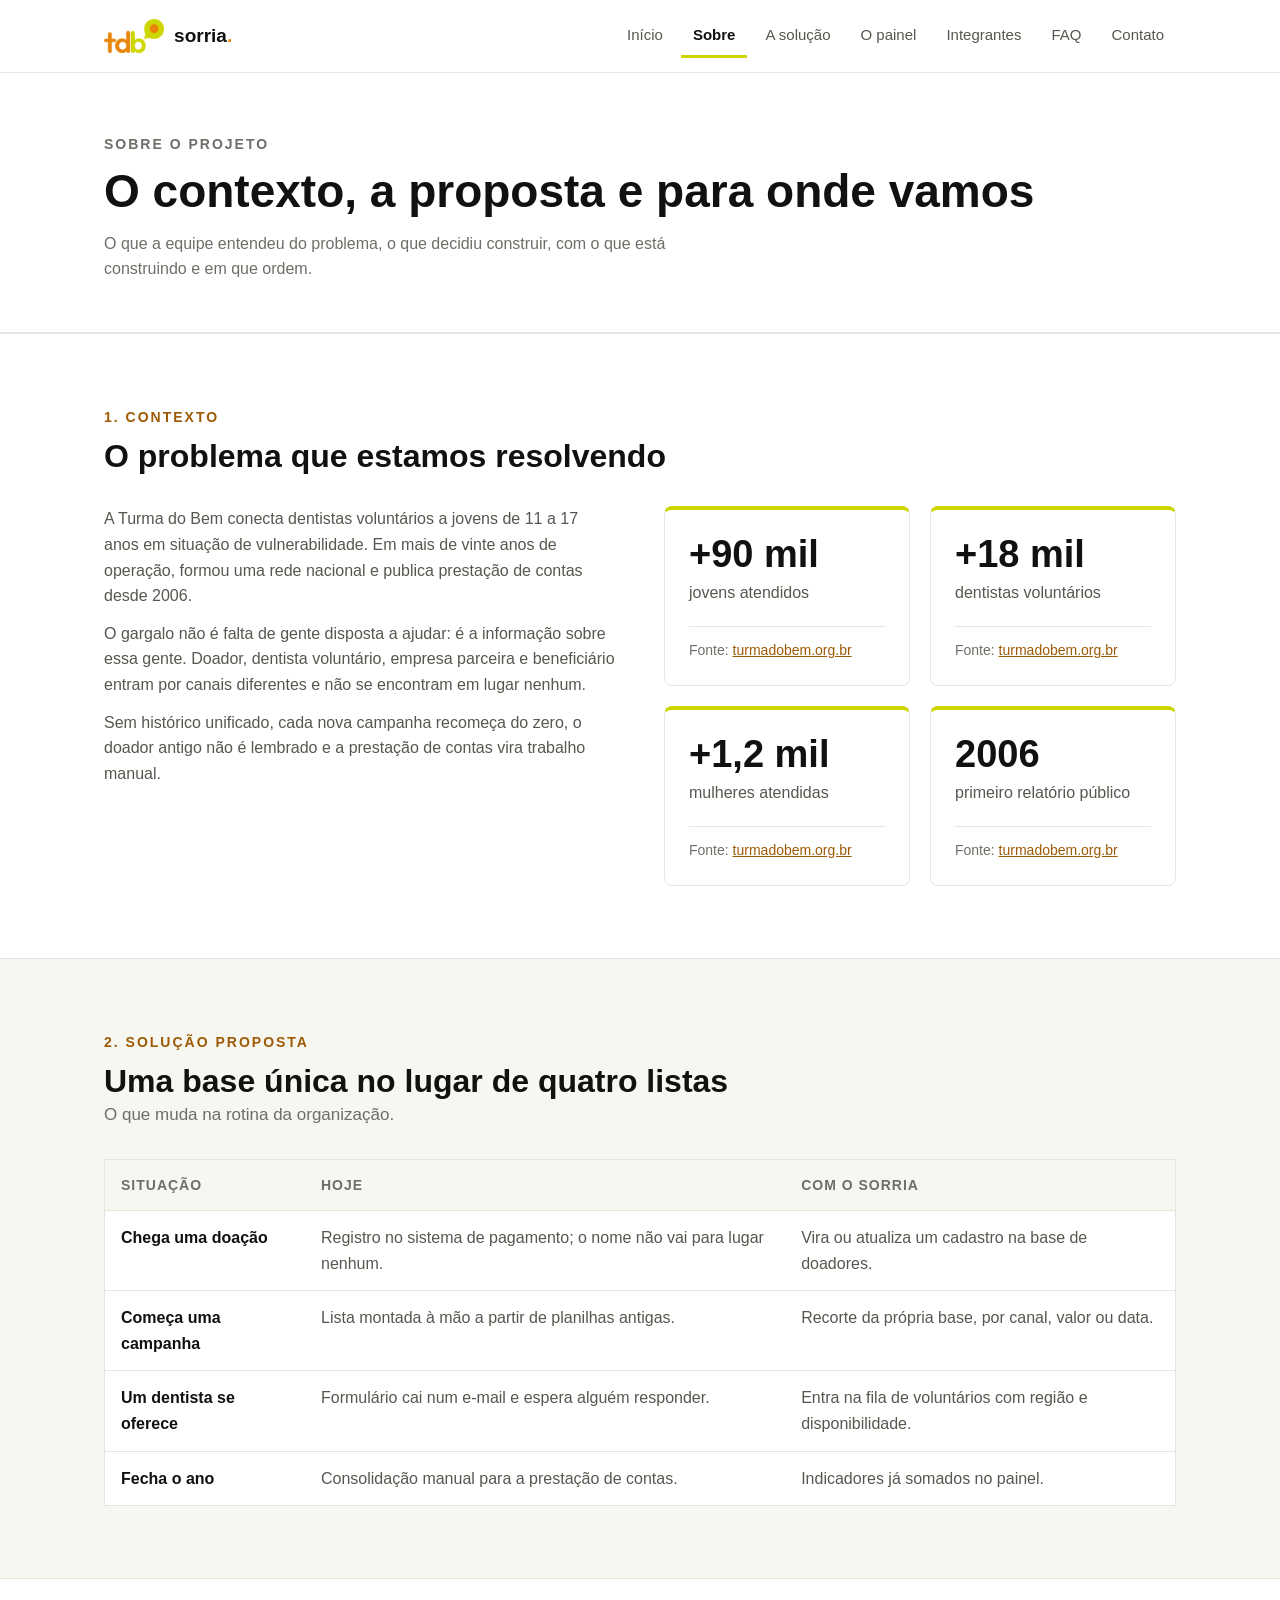
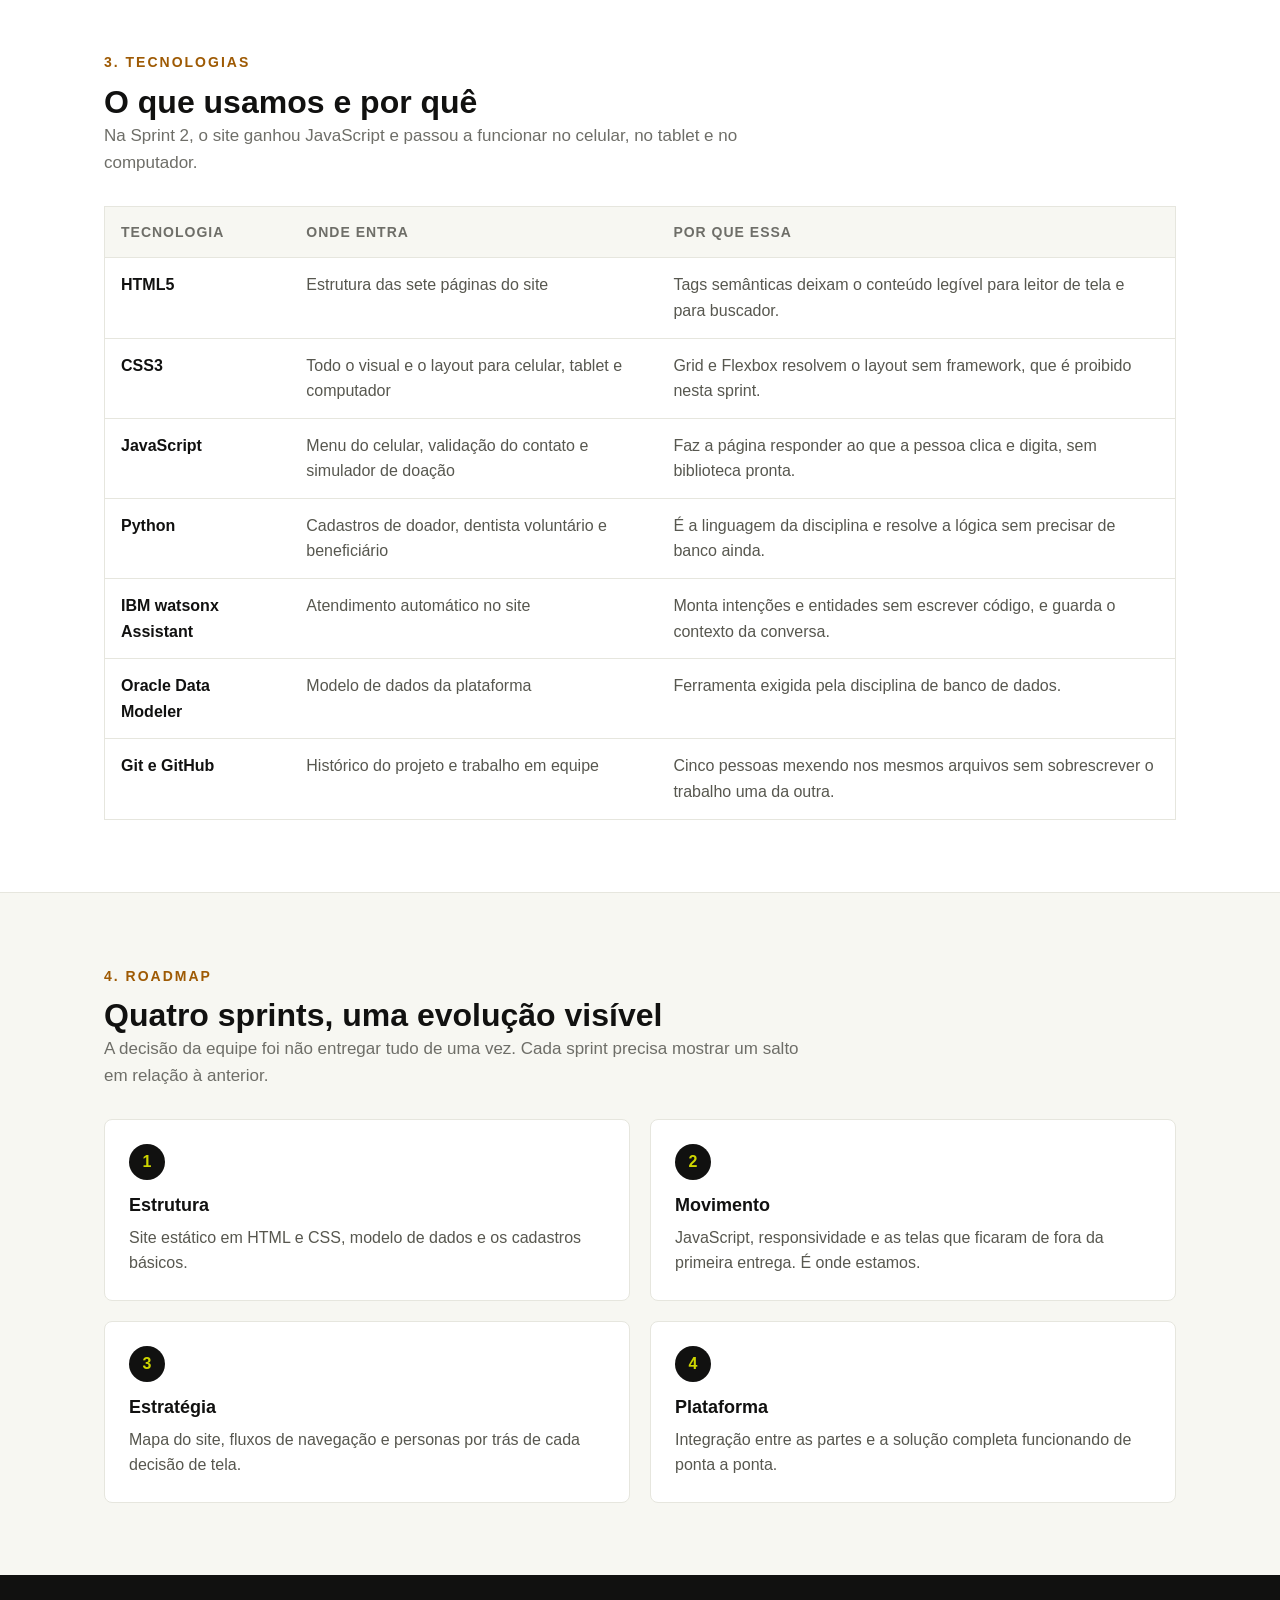
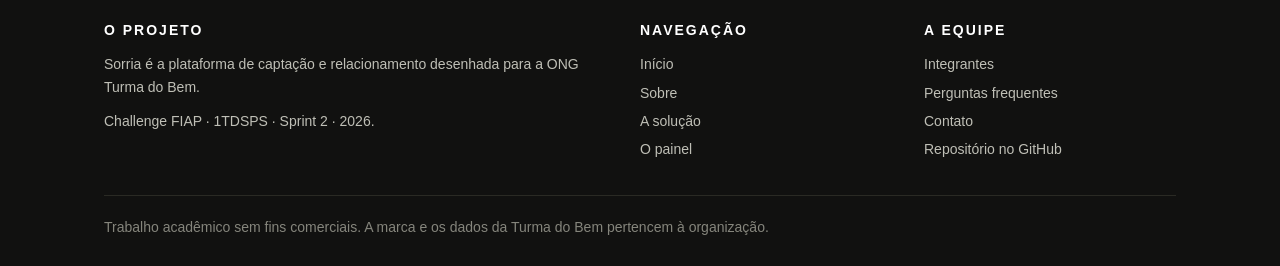
<file: sobre.html>
<!DOCTYPE html>
<html lang="pt-BR">
<head>
  <meta charset="UTF-8">
  <meta name="viewport" content="width=device-width, initial-scale=1.0">
  <title>Sobre o projeto | Challenge Turma do Bem</title>
  <link rel="stylesheet" href="css/style.css">
  <link rel="stylesheet" href="css/inicio.css">
</head>
<body>

  <!-- sobre.html - Sobre: contexto, solucao proposta, tecnologias e roadmap -->

  <!-- ============ CABECALHO (igual em todas as paginas) ============ -->
  <header class="cabecalho">
    <div class="container cabecalho-interno">

      <a href="index.html" class="cabecalho-marca">
        <img src="imagens/logo-tdb.png" alt="Logotipo da Turma do Bem">
        <span class="cabecalho-nome">sorria<span>.</span></span>
      </a>

      <!-- botao do menu: so aparece no celular e no tablet -->
      <button class="menu-botao" id="menu-botao" aria-label="Abrir o menu" aria-expanded="false">&#9776;</button>

      <nav aria-label="Navegação principal">
        <ul class="menu-lista" id="menu-lista">
          <li><a href="index.html">Início</a></li>
          <li><a href="sobre.html" class="ativo" aria-current="page">Sobre</a></li>
          <li><a href="solucao.html">A solução</a></li>
          <li><a href="painel.html">O painel</a></li>
          <li><a href="integrantes.html">Integrantes</a></li>
          <li><a href="faq.html">FAQ</a></li>
          <li><a href="contato.html">Contato</a></li>
        </ul>
      </nav>

    </div>
  </header>

  <main>

    <!-- ---------- TOPO DA PAGINA ---------- -->
    <section class="topo-pagina">
      <div class="container">
        <p class="rotulo">Sobre o projeto</p>
        <h1>O contexto, a proposta e para onde vamos</h1>
        <p>
          O que a equipe entendeu do problema, o que decidiu construir, com o
          que está construindo e em que ordem.
        </p>
      </div>
    </section>


    <!-- ---------- 1. CONTEXTO: texto de um lado, numeros do outro ---------- -->
    <section class="secao secao-branca">
      <div class="container">

        <div class="secao-cabecalho">
          <p class="rotulo">1. Contexto</p>
          <h2>O problema que estamos resolvendo</h2>
        </div>

        <div class="grade-2 contexto-colunas">

          <div>
            <p>A Turma do Bem conecta dentistas voluntários a jovens de 11 a 17
               anos em situação de vulnerabilidade. Em mais de vinte anos de
               operação, formou uma rede nacional e publica prestação de contas
               desde 2006.</p>
            <p>O gargalo não é falta de gente disposta a ajudar: é a informação
               sobre essa gente. Doador, dentista voluntário, empresa parceira e
               beneficiário entram por canais diferentes e não se encontram em
               lugar nenhum.</p>
            <p>Sem histórico unificado, cada nova campanha recomeça do zero, o
               doador antigo não é lembrado e a prestação de contas vira
               trabalho manual.</p>
          </div>

          <!-- numeros em grade 2x2, cada um com a fonte embaixo -->
          <div class="grade-2">
            <article class="cartao cartao-limao">
              <p class="numero-grande">+90 mil</p>
              <p>jovens atendidos</p>
              <hr class="cartao-linha">
              <p class="texto-pequeno">Fonte: <a href="https://turmadobem.org.br" target="_blank" rel="noopener">turmadobem.org.br</a></p>
            </article>
            <article class="cartao cartao-limao">
              <p class="numero-grande">+18 mil</p>
              <p>dentistas voluntários</p>
              <hr class="cartao-linha">
              <p class="texto-pequeno">Fonte: <a href="https://turmadobem.org.br" target="_blank" rel="noopener">turmadobem.org.br</a></p>
            </article>
            <article class="cartao cartao-limao">
              <p class="numero-grande">+1,2 mil</p>
              <p>mulheres atendidas</p>
              <hr class="cartao-linha">
              <p class="texto-pequeno">Fonte: <a href="https://turmadobem.org.br" target="_blank" rel="noopener">turmadobem.org.br</a></p>
            </article>
            <article class="cartao cartao-limao">
              <p class="numero-grande">2006</p>
              <p>primeiro relatório público</p>
              <hr class="cartao-linha">
              <p class="texto-pequeno">Fonte: <a href="https://turmadobem.org.br" target="_blank" rel="noopener">turmadobem.org.br</a></p>
            </article>
          </div>

        </div>

      </div>
    </section>


    <!-- ---------- 2. SOLUCAO PROPOSTA: tabela hoje x com o Sorria ---------- -->
    <section class="secao">
      <div class="container">

        <div class="secao-cabecalho">
          <p class="rotulo">2. Solução proposta</p>
          <h2>Uma base única no lugar de quatro listas</h2>
          <p class="texto-apoio">O que muda na rotina da organização.</p>
        </div>

        <table class="tabela">
          <thead>
            <tr>
              <th>Situação</th>
              <th>Hoje</th>
              <th>Com o Sorria</th>
            </tr>
          </thead>
          <tbody>
            <tr>
              <td><strong>Chega uma doação</strong></td>
              <td>Registro no sistema de pagamento; o nome não vai para lugar nenhum.</td>
              <td>Vira ou atualiza um cadastro na base de doadores.</td>
            </tr>
            <tr>
              <td><strong>Começa uma campanha</strong></td>
              <td>Lista montada à mão a partir de planilhas antigas.</td>
              <td>Recorte da própria base, por canal, valor ou data.</td>
            </tr>
            <tr>
              <td><strong>Um dentista se oferece</strong></td>
              <td>Formulário cai num e-mail e espera alguém responder.</td>
              <td>Entra na fila de voluntários com região e disponibilidade.</td>
            </tr>
            <tr>
              <td><strong>Fecha o ano</strong></td>
              <td>Consolidação manual para a prestação de contas.</td>
              <td>Indicadores já somados no painel.</td>
            </tr>
          </tbody>
        </table>

      </div>
    </section>


    <!-- ---------- 3. TECNOLOGIAS ---------- -->
    <section class="secao secao-branca">
      <div class="container">

        <div class="secao-cabecalho">
          <p class="rotulo">3. Tecnologias</p>
          <h2>O que usamos e por quê</h2>
          <p class="texto-apoio">Na Sprint 2, o site ganhou JavaScript e passou a funcionar no celular, no tablet e no computador.</p>
        </div>

        <table class="tabela">
          <thead>
            <tr>
              <th>Tecnologia</th>
              <th>Onde entra</th>
              <th>Por que essa</th>
            </tr>
          </thead>
          <tbody>
            <tr>
              <td><strong>HTML5</strong></td>
              <td>Estrutura das sete páginas do site</td>
              <td>Tags semânticas deixam o conteúdo legível para leitor de tela e para buscador.</td>
            </tr>
            <tr>
              <td><strong>CSS3</strong></td>
              <td>Todo o visual e o layout para celular, tablet e computador</td>
              <td>Grid e Flexbox resolvem o layout sem framework, que é proibido nesta sprint.</td>
            </tr>
            <tr>
              <td><strong>JavaScript</strong></td>
              <td>Menu do celular, validação do contato e simulador de doação</td>
              <td>Faz a página responder ao que a pessoa clica e digita, sem biblioteca pronta.</td>
            </tr>
            <tr>
              <td><strong>Python</strong></td>
              <td>Cadastros de doador, dentista voluntário e beneficiário</td>
              <td>É a linguagem da disciplina e resolve a lógica sem precisar de banco ainda.</td>
            </tr>
            <tr>
              <td><strong>IBM watsonx Assistant</strong></td>
              <td>Atendimento automático no site</td>
              <td>Monta intenções e entidades sem escrever código, e guarda o contexto da conversa.</td>
            </tr>
            <tr>
              <td><strong>Oracle Data Modeler</strong></td>
              <td>Modelo de dados da plataforma</td>
              <td>Ferramenta exigida pela disciplina de banco de dados.</td>
            </tr>
            <tr>
              <td><strong>Git e GitHub</strong></td>
              <td>Histórico do projeto e trabalho em equipe</td>
              <td>Cinco pessoas mexendo nos mesmos arquivos sem sobrescrever o trabalho uma da outra.</td>
            </tr>
          </tbody>
        </table>

      </div>
    </section>


    <!-- ---------- 4. ROADMAP: as quatro sprints ---------- -->
    <section class="secao">
      <div class="container">

        <div class="secao-cabecalho">
          <p class="rotulo">4. Roadmap</p>
          <h2>Quatro sprints, uma evolução visível</h2>
          <p class="texto-apoio">
            A decisão da equipe foi não entregar tudo de uma vez. Cada sprint
            precisa mostrar um salto em relação à anterior.
          </p>
        </div>

        <div class="grade-4">

          <article class="cartao">
            <p class="passo-numero">1</p>
            <h3>Estrutura</h3>
            <p>Site estático em HTML e CSS, modelo de dados e os cadastros
               básicos.</p>
          </article>

          <article class="cartao">
            <p class="passo-numero">2</p>
            <h3>Movimento</h3>
            <p>JavaScript, responsividade e as telas que ficaram de fora da
               primeira entrega. É onde estamos.</p>
          </article>

          <article class="cartao">
            <p class="passo-numero">3</p>
            <h3>Estratégia</h3>
            <p>Mapa do site, fluxos de navegação e personas por trás de cada
               decisão de tela.</p>
          </article>

          <article class="cartao">
            <p class="passo-numero">4</p>
            <h3>Plataforma</h3>
            <p>Integração entre as partes e a solução completa funcionando de
               ponta a ponta.</p>
          </article>

        </div>

      </div>
    </section>

</main>

  <!-- ============ RODAPE (igual em todas as paginas) ============ -->
  <footer class="rodape">
    <div class="container">

      <div class="rodape-topo">

        <div>
          <p class="rodape-titulo">O projeto</p>
          <p>Sorria é a plataforma de captação e relacionamento
             desenhada para a ONG Turma do Bem.</p>
          <p>Challenge FIAP · 1TDSPS · Sprint 2 · 2026.</p>
        </div>

        <div>
          <p class="rodape-titulo">Navegação</p>
          <ul>
            <li><a href="index.html">Início</a></li>
            <li><a href="sobre.html">Sobre</a></li>
            <li><a href="solucao.html">A solução</a></li>
            <li><a href="painel.html">O painel</a></li>
          </ul>
        </div>

        <div>
          <p class="rodape-titulo">A equipe</p>
          <ul>
            <li><a href="integrantes.html">Integrantes</a></li>
            <li><a href="faq.html">Perguntas frequentes</a></li>
            <li><a href="contato.html">Contato</a></li>
            <li><a href="https://github.com/rhenrique013/challenge-turma-do-bem" target="_blank" rel="noopener">Repositório no GitHub</a></li>
          </ul>
        </div>

      </div>

      <p class="rodape-base">
        Trabalho acadêmico sem fins comerciais. A marca e os dados da
        Turma do Bem pertencem à organização.
      </p>

    </div>
  </footer>

  <script src="js/menu.js"></script>

</body>
</html>
</file>
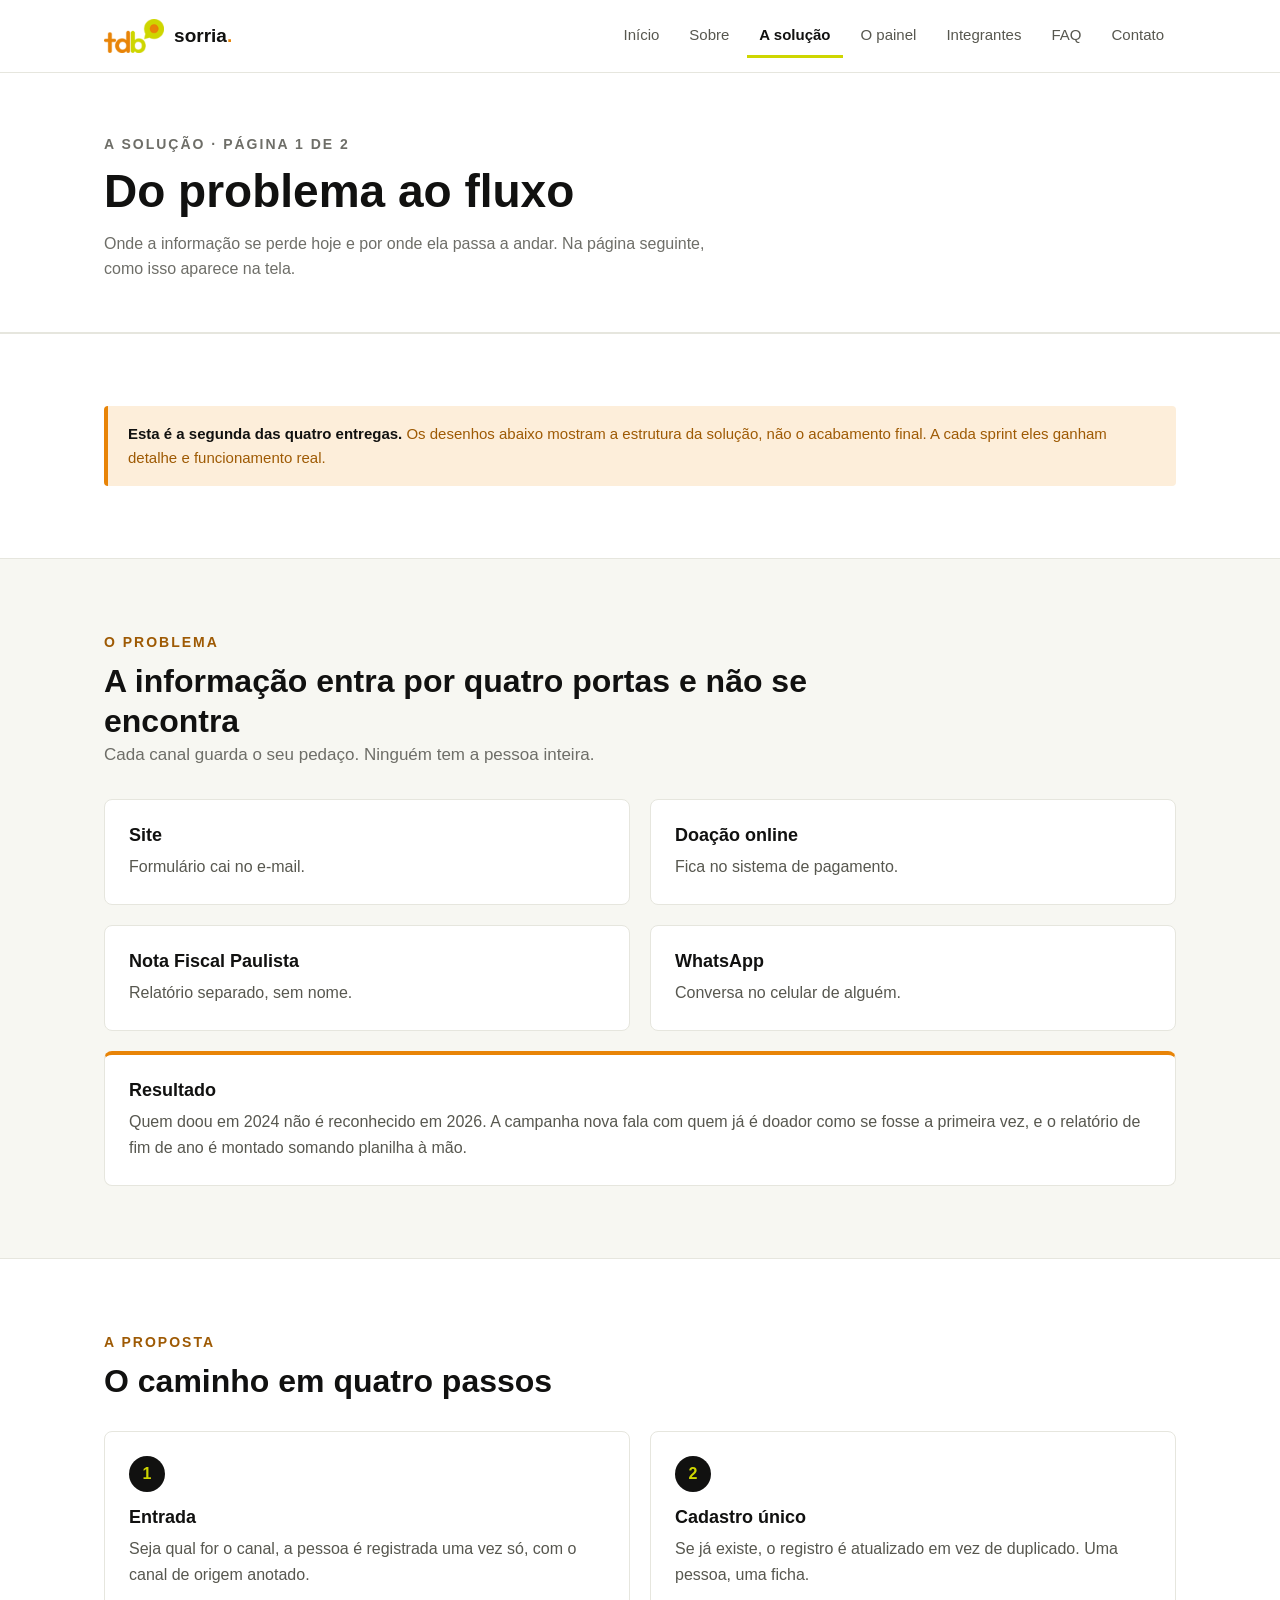
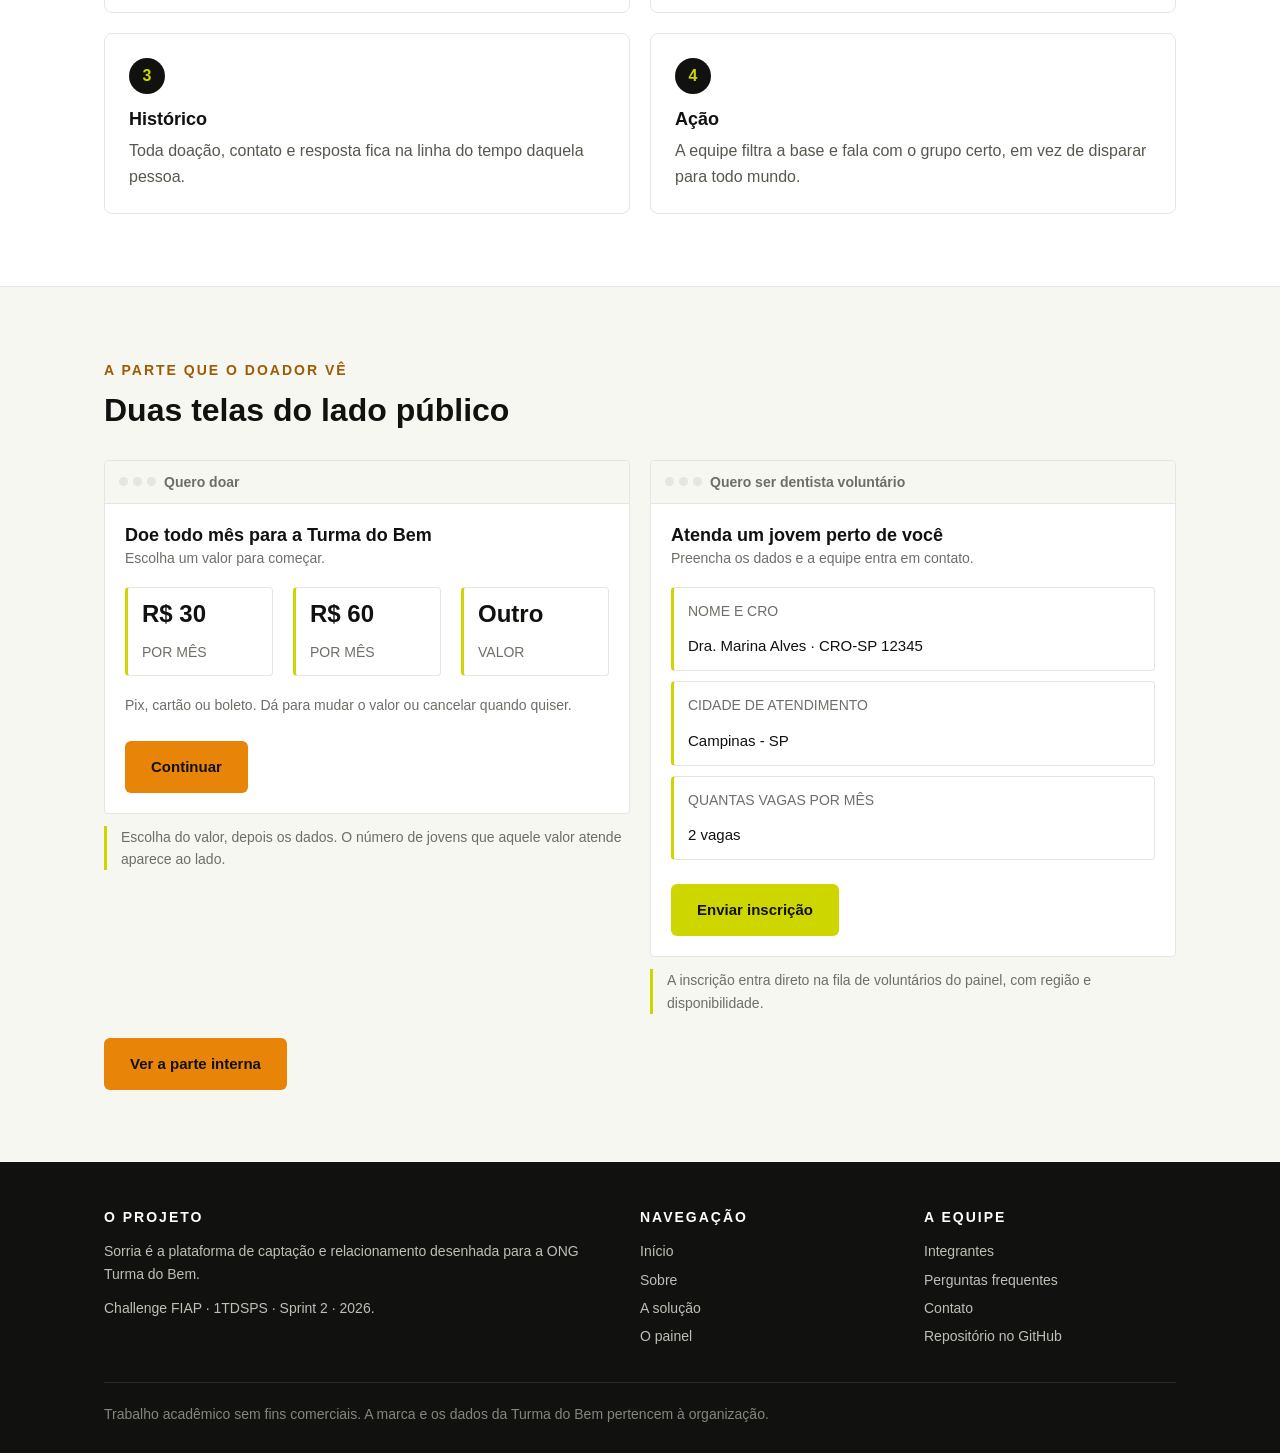
<file: solucao.html>
<!DOCTYPE html>
<html lang="pt-BR">
<head>
  <meta charset="UTF-8">
  <meta name="viewport" content="width=device-width, initial-scale=1.0">
  <title>A solução | Challenge Turma do Bem</title>
  <link rel="stylesheet" href="css/style.css">
</head>
<body>

  <!-- solucao.html - A solucao (pagina 1 de 2): o problema, o fluxo e as telas publicas -->

  <!-- ============ CABECALHO (igual em todas as paginas) ============ -->
  <header class="cabecalho">
    <div class="container cabecalho-interno">

      <a href="index.html" class="cabecalho-marca">
        <img src="imagens/logo-tdb.png" alt="Logotipo da Turma do Bem">
        <span class="cabecalho-nome">sorria<span>.</span></span>
      </a>

      <!-- botao do menu: so aparece no celular e no tablet -->
      <button class="menu-botao" id="menu-botao" aria-label="Abrir o menu" aria-expanded="false">&#9776;</button>

      <nav aria-label="Navegação principal">
        <ul class="menu-lista" id="menu-lista">
          <li><a href="index.html">Início</a></li>
          <li><a href="sobre.html">Sobre</a></li>
          <li><a href="solucao.html" class="ativo" aria-current="page">A solução</a></li>
          <li><a href="painel.html">O painel</a></li>
          <li><a href="integrantes.html">Integrantes</a></li>
          <li><a href="faq.html">FAQ</a></li>
          <li><a href="contato.html">Contato</a></li>
        </ul>
      </nav>

    </div>
  </header>

  <main>

    <section class="topo-pagina">
      <div class="container">
        <p class="rotulo">A solução · página 1 de 2</p>
        <h1>Do problema ao fluxo</h1>
        <p>
          Onde a informação se perde hoje e por onde ela passa a andar.
          Na página seguinte, como isso aparece na tela.
        </p>
      </div>
    </section>


    <!-- ---------- AVISO ---------- -->
    <section class="secao secao-branca">
      <div class="container">
        <div class="aviso">
          <p>
            <strong>Esta é a segunda das quatro entregas.</strong>
            Os desenhos abaixo mostram a estrutura da solução, não o
            acabamento final. A cada sprint eles ganham detalhe e
            funcionamento real.
          </p>
        </div>
      </div>
    </section>


    <!-- ---------- O PROBLEMA ---------- -->
    <section class="secao">
      <div class="container">

        <div class="secao-cabecalho">
          <p class="rotulo">O problema</p>
          <h2>A informação entra por quatro portas e não se encontra</h2>
          <p class="texto-apoio">
            Cada canal guarda o seu pedaço. Ninguém tem a pessoa inteira.
          </p>
        </div>

        <div class="grade-4">
          <article class="cartao">
            <h3>Site</h3>
            <p>Formulário cai no e-mail.</p>
          </article>
          <article class="cartao">
            <h3>Doação online</h3>
            <p>Fica no sistema de pagamento.</p>
          </article>
          <article class="cartao">
            <h3>Nota Fiscal Paulista</h3>
            <p>Relatório separado, sem nome.</p>
          </article>
          <article class="cartao">
            <h3>WhatsApp</h3>
            <p>Conversa no celular de alguém.</p>
          </article>
        </div>

        <div class="cartao cartao-laranja espaco-acima">
          <h3>Resultado</h3>
          <p>
            Quem doou em 2024 não é reconhecido em 2026. A campanha nova
            fala com quem já é doador como se fosse a primeira vez, e o
            relatório de fim de ano é montado somando planilha à mão.
          </p>
        </div>

      </div>
    </section>


    <!-- ---------- O FLUXO ---------- -->
    <section class="secao secao-branca">
      <div class="container">

        <div class="secao-cabecalho">
          <p class="rotulo">A proposta</p>
          <h2>O caminho em quatro passos</h2>
        </div>

        <div class="grade-4">

          <article class="cartao">
            <p class="passo-numero">1</p>
            <h3>Entrada</h3>
            <p>Seja qual for o canal, a pessoa é registrada uma vez
               só, com o canal de origem anotado.</p>
          </article>

          <article class="cartao">
            <p class="passo-numero">2</p>
            <h3>Cadastro único</h3>
            <p>Se já existe, o registro é atualizado em vez de
               duplicado. Uma pessoa, uma ficha.</p>
          </article>

          <article class="cartao">
            <p class="passo-numero">3</p>
            <h3>Histórico</h3>
            <p>Toda doação, contato e resposta fica na linha do
               tempo daquela pessoa.</p>
          </article>

          <article class="cartao">
            <p class="passo-numero">4</p>
            <h3>Ação</h3>
            <p>A equipe filtra a base e fala com o grupo certo,
               em vez de disparar para todo mundo.</p>
          </article>

        </div>

      </div>
    </section>


    <!-- ---------- ESBOCO DAS TELAS PUBLICAS ---------- -->
    <section class="secao">
      <div class="container">

        <div class="secao-cabecalho">
          <p class="rotulo">A parte que o doador vê</p>
          <h2>Duas telas do lado público</h2>
        </div>

        <div class="grade-2">

          <!-- tela: quero doar -->
          <div>

            <div class="tela">
              <div class="tela-barra">
                <div class="tela-bolinhas">
                  <span></span>
                  <span></span>
                  <span></span>
                </div>
                <p class="tela-titulo">Quero doar</p>
              </div>

              <div class="tela-conteudo">
                <h3>Doe todo mês para a Turma do Bem</h3>
                <p class="texto-pequeno">Escolha um valor para começar.</p>

                <div class="grade-3 espaco-tela">
                  <div class="indicador">
                    <p class="indicador-valor">R$ 30</p>
                    <p class="indicador-nome">por mês</p>
                  </div>
                  <div class="indicador">
                    <p class="indicador-valor">R$ 60</p>
                    <p class="indicador-nome">por mês</p>
                  </div>
                  <div class="indicador">
                    <p class="indicador-valor">Outro</p>
                    <p class="indicador-nome">valor</p>
                  </div>
                </div>

                <p class="texto-pequeno">Pix, cartão ou boleto. Dá para mudar o valor
                   ou cancelar quando quiser.</p>

                <div class="area-botoes">
                  <span class="botao botao-laranja">Continuar</span>
                </div>
              </div>
            </div>

            <p class="legenda">
              Escolha do valor, depois os dados. O número de jovens que
              aquele valor atende aparece ao lado.
            </p>

          </div>

          <!-- tela: quero ser voluntario -->
          <div>

            <div class="tela">
              <div class="tela-barra">
                <div class="tela-bolinhas">
                  <span></span>
                  <span></span>
                  <span></span>
                </div>
                <p class="tela-titulo">Quero ser dentista voluntário</p>
              </div>

              <div class="tela-conteudo">
                <h3>Atenda um jovem perto de você</h3>
                <p class="texto-pequeno">Preencha os dados e a equipe entra em contato.</p>

                <div class="espaco-tela">
                  <div class="indicador campo-esboco">
                    <p class="indicador-nome">Nome e CRO</p>
                    <p class="campo-exemplo">Dra. Marina Alves · CRO-SP 12345</p>
                  </div>
                  <div class="indicador campo-esboco">
                    <p class="indicador-nome">Cidade de atendimento</p>
                    <p class="campo-exemplo">Campinas - SP</p>
                  </div>
                  <div class="indicador">
                    <p class="indicador-nome">Quantas vagas por mês</p>
                    <p class="campo-exemplo">2 vagas</p>
                  </div>
                </div>

                <div class="area-botoes">
                  <span class="botao botao-limao">Enviar inscrição</span>
                </div>
              </div>
            </div>

            <p class="legenda">
              A inscrição entra direto na fila de voluntários do
              painel, com região e disponibilidade.
            </p>

          </div>

        </div>

        <div class="area-botoes">
          <a href="painel.html" class="botao botao-laranja">Ver a parte interna</a>
        </div>

      </div>
    </section>

</main>

  <!-- ============ RODAPE (igual em todas as paginas) ============ -->
  <footer class="rodape">
    <div class="container">

      <div class="rodape-topo">

        <div>
          <p class="rodape-titulo">O projeto</p>
          <p>Sorria é a plataforma de captação e relacionamento
             desenhada para a ONG Turma do Bem.</p>
          <p>Challenge FIAP · 1TDSPS · Sprint 2 · 2026.</p>
        </div>

        <div>
          <p class="rodape-titulo">Navegação</p>
          <ul>
            <li><a href="index.html">Início</a></li>
            <li><a href="sobre.html">Sobre</a></li>
            <li><a href="solucao.html">A solução</a></li>
            <li><a href="painel.html">O painel</a></li>
          </ul>
        </div>

        <div>
          <p class="rodape-titulo">A equipe</p>
          <ul>
            <li><a href="integrantes.html">Integrantes</a></li>
            <li><a href="faq.html">Perguntas frequentes</a></li>
            <li><a href="contato.html">Contato</a></li>
            <li><a href="https://github.com/rhenrique013/challenge-turma-do-bem" target="_blank" rel="noopener">Repositório no GitHub</a></li>
          </ul>
        </div>

      </div>

      <p class="rodape-base">
        Trabalho acadêmico sem fins comerciais. A marca e os dados da
        Turma do Bem pertencem à organização.
      </p>

    </div>
  </footer>

  <script src="js/menu.js"></script>

</body>
</html>
</file>
<file: css/style.css>
/* =========================================================
   CHALLENGE TURMA DO BEM - SPRINT 2
   style.css - base do site

   Usado por: as 7 paginas

   Ordem do arquivo:
   1. Variaveis        6. Topo das paginas
   2. Reset            7. Secoes e grades
   3. Base             8. Componentes (botao, cartao, tabela, aviso)
   4. Cabecalho        9. Rodape
   5. Conteudo        10. Media queries
   ========================================================= */


/* ---------------------------------------------------------
   1. VARIAVEIS
   Cada cor e escrita uma vez aqui e usada com var(--nome)
   no resto do site. Para mudar uma cor do site inteiro,
   muda-se so aqui.
   --------------------------------------------------------- */
:root {
  --limao: #CED600;
  --laranja: #E88407;
  --laranja-escuro: #9E5A04;
  --laranja-claro: #FDEEDA;

  --preto: #111110;
  --cinza: #6E6E68;
  --texto: #57574F;
  --fundo: #F7F7F2;
  --linha: #E6E6DE;
  --branco: #FFFFFF;

  /* fontes: escritas uma vez aqui e usadas com var(--fonte-...) */
  --fonte-titulo: "Trebuchet MS", Arial, sans-serif;
  --fonte-texto: Arial, Helvetica, sans-serif;
}


/* ---------------------------------------------------------
   2. RESET
   Tira a margem e o espacamento que o navegador coloca
   sozinho, para o layout comecar do zero.
   --------------------------------------------------------- */
* {
  margin: 0;
  padding: 0;
  box-sizing: border-box;
}

body {
  font-family: var(--fonte-texto);
  font-size: 16px;
  line-height: 1.6;
  color: var(--texto);
  background-color: var(--fundo);
}

a {
  color: inherit;
  text-decoration: none;
}

ul {
  list-style: none;
}

img {
  max-width: 100%;
  display: block;
}


/* ---------------------------------------------------------
   3. TITULOS E TEXTOS
   Fonte diferente nos titulos para criar hierarquia visual.
   --------------------------------------------------------- */
h1, h2, h3, h4 {
  font-family: var(--fonte-titulo);
  color: var(--preto);
  line-height: 1.25;
}

h1 { font-size: 32px; }
h2 { font-size: 24px; }
h3 { font-size: 18px; }
h4 { font-size: 15px; }

p {
  margin-bottom: 12px;
}

p:last-child {
  margin-bottom: 0;
}

/* texto maior, usado abaixo dos titulos de secao */
.texto-apoio {
  font-size: 17px;
  color: var(--cinza);
}

/* rotulo pequeno em letra maiuscula acima dos titulos */
.rotulo {
  font-family: var(--fonte-titulo);
  font-size: 14px;
  font-weight: bold;
  letter-spacing: 2px;
  text-transform: uppercase;
  color: var(--laranja-escuro);
  margin-bottom: 8px;
}

/* texto pequeno, usado em legendas e fontes de dados */
.texto-pequeno {
  font-size: 14px;
  color: var(--cinza);
}


/* ---------------------------------------------------------
   4. CONTAINER E SECOES
   O container centraliza o conteudo e limita a largura,
   para o texto nao ficar largo demais em tela grande.
   --------------------------------------------------------- */
.container {
  width: 100%;
  max-width: 1120px;
  margin: 0 auto;
  padding-left: 24px;
  padding-right: 24px;
}

.secao {
  padding-top: 48px;
  padding-bottom: 48px;
  border-top: 1px solid var(--linha);
}

.secao-branca {
  background-color: var(--branco);
}

.secao-cabecalho {
  max-width: 720px;
  margin-bottom: 30px;
}


/* ---------------------------------------------------------
   4b. TOPO DAS PAGINAS INTERNAS
   Faixa branca com o titulo, usada em todas as paginas
   menos a inicial (que tem o topo grande, no inicio.css).
   --------------------------------------------------------- */
.topo-pagina {
  background-color: var(--branco);
  border-bottom: 1px solid var(--linha);
  padding-top: 50px;
  padding-bottom: 50px;
}

.topo-pagina p {
  max-width: 620px;
  margin-top: 10px;
  color: var(--cinza);
}


/* ---------------------------------------------------------
   5. GRADES
   Celular primeiro: tudo comeca em 1 coluna. As colunas lado
   a lado entram nas media queries, no fim do arquivo.
   --------------------------------------------------------- */
.grade-2,
.grade-3,
.grade-4 {
  display: grid;
  grid-template-columns: 1fr;
  gap: 20px;
}


/* ---------------------------------------------------------
   6. CABECALHO
   Igual em todas as paginas.
   --------------------------------------------------------- */
.cabecalho {
  background-color: var(--branco);
  border-bottom: 1px solid var(--linha);
}

.cabecalho-interno {
  display: flex;
  flex-wrap: wrap;
  align-items: center;
  justify-content: space-between;
  min-height: 72px;
  padding-top: 14px;
  padding-bottom: 14px;
}

.cabecalho-marca {
  display: flex;
  align-items: center;
  gap: 10px;
}

.cabecalho-marca img {
  height: 34px;
}

.cabecalho-nome {
  font-family: var(--fonte-titulo);
  font-size: 19px;
  font-weight: bold;
  color: var(--preto);
}

.cabecalho-nome span {
  color: var(--laranja);
}

/* botao do menu (icone de 3 tracos): so no celular e no tablet */
.menu-botao {
  background: none;
  border: 2px solid var(--preto);
  border-radius: 4px;
  padding: 4px 10px;
  font-size: 22px;
  line-height: 1;
  color: var(--preto);
  cursor: pointer;
}

/* no celular o menu ocupa a linha inteira, embaixo da marca */
.cabecalho nav {
  width: 100%;
}

/* menu de navegacao: no celular comeca fechado e em coluna */
.menu-lista {
  display: none;
  flex-direction: column;
  margin-top: 10px;
}

/* classe que o menu.js coloca quando o botao e clicado */
.menu-lista.aberto {
  display: flex;
}

.menu-lista a {
  display: block;
  padding: 8px 12px;
  font-size: 15px;
  color: var(--texto);
  border-bottom: 3px solid transparent;
}

.menu-lista a:hover {
  color: var(--preto);
  border-bottom-color: var(--linha);
}

/* link da pagina que esta aberta */
.menu-lista a.ativo {
  color: var(--preto);
  font-weight: bold;
  border-bottom-color: var(--limao);
}


/* ---------------------------------------------------------
   7. BOTOES
   --------------------------------------------------------- */
.botao {
  display: inline-block;
  font-family: var(--fonte-titulo);
  font-size: 15px;
  font-weight: bold;
  padding: 12px 24px;
  border: 2px solid transparent;
  border-radius: 6px;
  cursor: pointer;
  transition: background-color 0.2s, color 0.2s, transform 0.2s;
}

/* Sprint 2: o botao sobe um pouco ao passar o mouse */
.botao:hover {
  transform: translateY(-2px);
}

/* contorno visivel para quem navega pelo teclado (Tab) */
.botao:focus-visible,
.menu-botao:focus-visible {
  outline: 3px solid var(--limao);
  outline-offset: 2px;
}

/* O texto do botao laranja e PRETO, e nao branco.
   Branco sobre laranja tem contraste baixo demais e
   dificulta a leitura. */
.botao-laranja {
  background-color: var(--laranja);
  color: var(--preto);
}

.botao-laranja:hover {
  background-color: var(--laranja-escuro);
  color: var(--branco);
}

.botao-branco {
  background-color: var(--branco);
  color: var(--preto);
  border-color: var(--preto);
}

.botao-branco:hover {
  background-color: var(--preto);
  color: var(--branco);
}

.botao-limao {
  background-color: var(--limao);
  color: var(--preto);
}

.botao-limao:hover {
  background-color: #B6BC10;
}

/* espaco acima quando o botao vem depois de um texto */
.area-botoes {
  display: flex;
  flex-wrap: wrap;
  gap: 12px;
  margin-top: 24px;
}


/* ---------------------------------------------------------
   8. CARTAO
   A caixa branca usada em quase todas as paginas.
   --------------------------------------------------------- */
.cartao {
  background-color: var(--branco);
  border: 1px solid var(--linha);
  border-radius: 8px;
  padding: 24px;
  transition: box-shadow 0.2s;
}

/* Sprint 2: sombra leve ao passar o mouse */
.cartao:hover {
  box-shadow: 0 6px 18px rgba(17, 17, 16, 0.08);
}

.cartao h3 {
  margin-bottom: 8px;
}

/* faixa colorida no topo do cartao */
.cartao-limao {
  border-top: 4px solid var(--limao);
}

.cartao-laranja {
  border-top: 4px solid var(--laranja);
}

/* numero grande dentro do cartao */
.numero-grande {
  font-family: var(--fonte-titulo);
  font-size: 38px;
  font-weight: bold;
  color: var(--preto);
  line-height: 1.1;
  margin-bottom: 4px;
}

/* espaco entre cartoes empilhados */
.espaco-acima {
  margin-top: 20px;
}


/* ---------------------------------------------------------
   9. RODAPE
   Igual em todas as paginas.
   --------------------------------------------------------- */
.rodape {
  background-color: var(--preto);
  color: #BFBFB6;
  padding-top: 44px;
  padding-bottom: 28px;
  font-size: 14px;
}

.rodape-topo {
  display: grid;
  grid-template-columns: 1fr;
  gap: 32px;
  padding-bottom: 28px;
  border-bottom: 1px solid #2A2A24;
}

/* titulo de cada coluna do rodape */
.rodape-titulo {
  font-family: var(--fonte-titulo);
  font-weight: bold;
  color: var(--branco);
  font-size: 14px;
  letter-spacing: 2px;
  text-transform: uppercase;
  margin-bottom: 12px;
}

.rodape li {
  margin-bottom: 6px;
}

.rodape a:hover {
  color: var(--limao);
}

.rodape-base {
  padding-top: 20px;
  font-size: 14px;
  color: #85857C;
}


/* ---------------------------------------------------------
   TABELA
   --------------------------------------------------------- */
.tabela {
  width: 100%;
  border-collapse: collapse;
  background-color: var(--branco);
  border: 1px solid var(--linha);
}

.tabela caption {
  text-align: left;
  padding-bottom: 10px;
  font-size: 14px;
  color: var(--cinza);
}

.tabela th,
.tabela td {
  padding: 10px 6px;
  font-size: 14px;
  text-align: left;
  vertical-align: top;
  border-bottom: 1px solid var(--linha);
}

.tabela thead th {
  background-color: var(--fundo);
  font-family: var(--fonte-titulo);
  font-size: 14px;
  letter-spacing: 1px;
  text-transform: uppercase;
  color: var(--cinza);
}

.tabela td strong {
  color: var(--preto);
}


/* ---------------------------------------------------------
   PASSOS NUMERADOS (1, 2, 3, 4)
   --------------------------------------------------------- */
.passo-numero {
  width: 36px;
  height: 36px;
  margin-bottom: 14px;
  border-radius: 50%;
  background-color: var(--preto);
  color: var(--limao);
  font-family: var(--fonte-titulo);
  font-size: 16px;
  font-weight: bold;
  text-align: center;
  line-height: 36px;
}


/* =========================================================
   ESQUEMA DE TELA

   Desenho simplificado das telas do sistema, feito so com
   HTML e CSS. Nao e o sistema funcionando: e o esboco dele,
   para mostrar como a informacao se organiza.
   ========================================================= */

.tela {
  background-color: var(--branco);
  border: 1px solid var(--linha);
  border-radius: 4px;
  overflow: hidden;
}

/* barra de titulo, como a de uma janela */
.tela-barra {
  display: flex;
  align-items: center;
  gap: 8px;
  padding: 10px 14px;
  background-color: var(--fundo);
  border-bottom: 1px solid var(--linha);
}

.tela-bolinhas {
  display: flex;
  gap: 5px;
}

.tela-bolinhas span {
  width: 9px;
  height: 9px;
  border-radius: 50%;
  background-color: var(--linha);
}

.tela-titulo {
  font-family: var(--fonte-titulo);
  font-size: 14px;
  font-weight: bold;
  color: var(--cinza);
}

/* tela com menu lateral + area de conteudo */
.tela-corpo-menu {
  display: grid;
  grid-template-columns: 1fr;
}

.tela-menu {
  background-color: var(--preto);
  padding: 18px 14px;
}

.tela-menu-titulo {
  font-family: var(--fonte-titulo);
  font-weight: bold;
  color: var(--limao);
  font-size: 14px;
  letter-spacing: 1px;
  text-transform: uppercase;
  margin-bottom: 14px;
}

.tela-menu li {
  border-bottom: 1px solid #2A2A24;
}

/* Sprint 2: os itens do menu do painel viraram links para as telas */
.tela-menu a {
  display: block;
  padding: 7px 0;
  font-size: 14px;
  color: #9E9E95;
}

.tela-menu a:hover {
  color: var(--limao);
}

.tela-menu a.ativo {
  color: var(--branco);
  font-weight: bold;
}

.tela-conteudo {
  padding: 20px;
}

/* caixa que representa um indicador do painel */
.indicador {
  padding: 12px 14px;
  border: 1px solid var(--linha);
  border-left: 3px solid var(--limao);
  border-radius: 4px;
}

/* Sprint 2: indicador que pede atencao (ex.: fila de triagem) */
.indicador-alerta {
  border-left-color: var(--laranja);
  background-color: var(--laranja-claro);
}

.indicador-valor {
  font-family: var(--fonte-titulo);
  font-size: 24px;
  font-weight: bold;
  color: var(--preto);
  line-height: 1.2;
}

.indicador-nome {
  font-size: 14px;
  color: var(--cinza);
  text-transform: uppercase;
}

.indicadores {
  display: grid;
  grid-template-columns: 1fr 1fr;
  gap: 12px;
  margin-bottom: 20px;
}

/* texto de exemplo dentro de um campo do esquema de tela */
.campo-exemplo {
  font-size: 15px;
  color: var(--preto);
}

/* explicacao abaixo de um esquema de tela */
.legenda {
  margin-top: 12px;
  padding-left: 14px;
  border-left: 3px solid var(--limao);
  font-size: 14px;
  color: var(--cinza);
}

/* aviso de que a tela e um esboco, nao o sistema pronto */
.aviso {
  padding: 16px 20px;
  background-color: var(--laranja-claro);
  border-left: 4px solid var(--laranja);
  border-radius: 4px;
  font-size: 15px;
  color: var(--laranja-escuro);
}

.aviso strong {
  color: var(--preto);
}

/* espacos usados dentro dos esquemas de tela */
.espaco-tela {
  margin-top: 18px;
  margin-bottom: 18px;
}

.campo-esboco {
  margin-bottom: 10px;
}


/* =========================================================
   MEDIA QUERIES
   Ficam todas juntas no fim do arquivo, da menor largura
   para a maior. O que esta fora delas vale para o celular;
   cada media query acrescenta o que muda em telas maiores.
   ========================================================= */

/* celular bem estreito: o painel e as tabelas perdem respiro para caber */
@media (max-width: 359px) {
  .tela-conteudo { padding: 12px; }
  .indicadores { grid-template-columns: 1fr; }
  .tabela th,
  .tabela td { padding: 8px 6px; }
  .tabela thead th { letter-spacing: 0; }
}

/* --- Tablets: 768px ou mais --- */
@media (min-width: 768px) {
  h1 { font-size: 40px; }
  h2 { font-size: 28px; }

  .secao {
    padding-top: 60px;
    padding-bottom: 60px;
  }

  .grade-2 { grid-template-columns: 1fr 1fr; }
  .grade-3 { grid-template-columns: 1fr 1fr 1fr; }
  .grade-4 { grid-template-columns: 1fr 1fr; }

  .rodape-topo { grid-template-columns: 2fr 1fr 1fr; }

  .tela-corpo-menu { grid-template-columns: 190px 1fr; }

  .tabela th,
  .tabela td {
    padding: 14px 16px;
    font-size: 16px;
  }
}

/* --- Laptops e desktops: 992px ou mais --- */
@media (min-width: 992px) {
  h1 { font-size: 46px; }
  h2 { font-size: 32px; }

  .secao {
    padding-top: 72px;
    padding-bottom: 72px;
  }

  .indicadores { grid-template-columns: 1fr 1fr 1fr 1fr; }

  /* o menu volta a ficar em linha e o botao some */
  .cabecalho-interno {
    flex-wrap: nowrap;
    padding-top: 0;
    padding-bottom: 0;
  }
  .cabecalho nav { width: auto; }
  .menu-botao { display: none; }

  .menu-lista {
    display: flex;
    flex-direction: row;
    gap: 6px;
    margin-top: 0;
  }
}

/* --- Telas grandes: 1300px ou mais --- */
@media (min-width: 1300px) {
  h1 { font-size: 52px; }

  .grade-4 { grid-template-columns: 1fr 1fr 1fr 1fr; }

  .container {
    max-width: 1240px;
    padding-left: 40px;
    padding-right: 40px;
  }

  .secao {
    padding-top: 88px;
    padding-bottom: 88px;
  }

  .grade-2,
  .grade-3,
  .grade-4 {
    gap: 26px;
  }

  .tela-conteudo {
    padding: 28px;
  }
}
</file>
<file: css/inicio.css>
/* =========================================================
   CHALLENGE TURMA DO BEM - SPRINT 2
   inicio.css

   Usado por: index.html e sobre.html

   Cores, botoes, cartoes, grades e tabela ja vem do style.css.
   Aqui fica so o que e especifico da pagina inicial e do sobre.
   ========================================================= */


/* 1. HERO - o bloco grande da pagina inicial */
.hero {
  background-color: var(--branco);
  border-bottom: 1px solid var(--linha);
  padding-top: 56px;
  padding-bottom: 56px;
}

.hero h1 {
  max-width: 760px;
  margin-bottom: 16px;
}

/* fundo limao atras das palavras "vida inteira" */
.destaque {
  background-color: var(--limao);
  padding: 0 8px;
}

.hero-texto {
  font-size: 18px;
  max-width: 620px;
}


/* 2. NUMEROS - os blocos de dado com fonte embaixo */

/* linha fina que separa o numero da fonte */
.cartao-linha {
  border: none;
  border-top: 1px solid var(--linha);
  margin: 20px 0 12px;
}


/* link da fonte embaixo dos numeros (Sprint 2) */
.texto-pequeno a {
  color: var(--laranja-escuro);
  text-decoration: underline;
}


/* 3. CARDS DA SOLUCAO E IMAGEM DO PAINEL */

/* print do esboco do painel, ocupando a largura toda */
.painel-imagem {
  width: 100%;
  border: 1px solid var(--linha);
  border-radius: 8px;
  box-shadow: 0 6px 18px rgba(17, 17, 16, 0.08); /* Sprint 2 */
}

/* bloco "Quem esta por tras", com mais respiro que um cartao comum */
.chamada {
  padding: 28px;
}


/* 3b. SIMULADOR DE DOACAO (Sprint 2) */
.simulador-rotulo {
  display: block;
  margin-top: 16px;
  margin-bottom: 6px;
  font-weight: bold;
  color: var(--preto);
}

.simulador-campo {
  width: 100%;
  max-width: 240px;
  padding: 12px 14px;
  font-size: 18px;
  border: 1px solid var(--linha);
  border-radius: 4px;
}

.simulador-campo:focus {
  border-color: var(--preto);
  outline: 2px solid var(--limao);
}

.simulador-resultado {
  margin-top: 20px;
}

/* frase que aparece depois que a pessoa digita */
.simulador-frase {
  margin-top: 16px;
  font-weight: bold;
  color: var(--laranja-escuro);
}


/* 4. SOBRE - contexto em duas colunas */
.contexto-colunas {
  gap: 48px;
  align-items: start;
}


/* 5. MEDIA QUERIES desta pagina - no fim do arquivo */

/* --- Tablets: 768px ou mais --- */
@media (min-width: 768px) {
  .hero {
    padding-top: 90px;
    padding-bottom: 90px;
  }

  .chamada {
    padding: 48px;
  }
}

/* --- Laptops e desktops: 992px ou mais --- */
@media (min-width: 992px) {
  .hero {
    padding-top: 110px;
    padding-bottom: 110px;
  }
}

/* --- Telas grandes: 1300px ou mais --- */
@media (min-width: 1300px) {
  .hero-texto {
    font-size: 20px;
  }
}
</file>
<file: css/contato.css>
/* =========================================================
   CHALLENGE TURMA DO BEM - SPRINT 2
   contato.css

   Usado por: contato.html

   As cores vem das variaveis do style.css, por isso aqui
   aparece var(--preto), var(--linha) etc.
   ========================================================= */


/* 1. LAYOUT - formulario a esquerda, canais a direita */
.layout-contato {
  display: grid;
  grid-template-columns: 1fr;
  gap: 40px;
}


/* 2. FORMULARIO - campos, labels, botao */
.campo {
  margin-bottom: 18px;
}

.campo label {
  display: block;
  margin-bottom: 6px;
  font-family: var(--fonte-titulo);
  font-size: 15px;
  font-weight: bold;
  color: var(--preto);
}

.campo input,
.campo select,
.campo textarea {
  width: 100%;
  padding: 12px 14px;
  font-family: var(--fonte-texto);
  font-size: 15px;
  color: var(--preto);
  background-color: var(--branco);
  border: 1px solid var(--linha);
  border-radius: 4px;
}

/* borda destacada no campo que esta sendo preenchido */
.campo input:focus,
.campo select:focus,
.campo textarea:focus {
  border-color: var(--preto);
  outline: 2px solid var(--limao);
}

.campo-dica {
  display: block;
  margin-top: 6px;
  font-size: 14px;
  color: var(--cinza);
}


/* campo com erro: borda vermelha (classe colocada pelo formulario.js) */
.campo .campo-erro {
  border: 2px solid #C62828;
}

/* mensagem de erro embaixo do campo */
.erro-texto {
  display: block;
  margin-top: 6px;
  font-size: 14px;
  font-weight: bold;
  color: #C62828;
}

/* aviso de mensagem enviada */
.form-aviso {
  margin-top: 16px;
  font-weight: bold;
  color: #2E7D32;
}


/* 3. CANAIS DE CONTATO E ENDERECO */
.contato-linha {
  display: flex;
  gap: 12px;
  padding: 14px 0;
  border-bottom: 1px solid var(--linha);
}

.contato-linha:last-child {
  border-bottom: none;
}

.contato-rotulo {
  width: 90px;
  font-family: var(--fonte-titulo);
  font-weight: bold;
  font-size: 15px;
  color: var(--preto);
}

.contato-linha a {
  color: var(--laranja-escuro);
  word-break: break-all; /* quebra o e-mail comprido no celular */
}

.contato-linha a:hover {
  text-decoration: underline;
}

/* tira o italico que o navegador coloca no <address> */
.contato-endereco {
  font-style: normal;
}


/* 4. MEDIA QUERIES desta pagina - no fim do arquivo */

/* --- Tablets: 768px ou mais --- */
@media (min-width: 768px) {
  .layout-contato {
    grid-template-columns: 1.2fr 1fr;
  }
}

/* --- Telas grandes: 1300px ou mais --- */
@media (min-width: 1300px) {
  .layout-contato {
    gap: 64px;
  }
}
</file>
<file: css/equipe.css>
/* =========================================================
   CHALLENGE TURMA DO BEM - SPRINT 2
   equipe.css

   Usado por: integrantes.html e faq.html

   As cores vem das variaveis do style.css, por isso aqui
   aparece var(--branco), var(--linha) etc.
   ========================================================= */


/* 1. CARDS DOS INTEGRANTES - grade, foto, nome, links */

/* deixa os cards lado a lado */
.equipe {
  display: flex;
  flex-wrap: wrap;
  justify-content: center;
  gap: 24px;
}

/* cada integrante */
.card-integrante {
  width: 100%;
  max-width: 300px;
  padding: 24px;
  background-color: var(--branco);
  border: 1px solid var(--linha);
  border-top: 4px solid var(--limao);
  border-radius: 8px;
  transition: box-shadow 0.2s;
  text-align: center;
  display: flex;
  flex-direction: column;
  align-items: center;
}

/* Sprint 2: sombra leve ao passar o mouse */
.card-integrante:hover {
  box-shadow: 0 6px 18px rgba(17, 17, 16, 0.08);
}

/* foto com formato circular */
.card-integrante img {
  width: 120px;
  height: 120px;
  object-fit: cover;
  object-position: top;
  border-radius: 50%;
}

/* nome */
.card-integrante h2 {
  font-size: 20px;
  margin: 15px 0 10px;
}

.card-integrante p {
  margin: 4px 0;
}

.frase {
  font-style: italic;
  color: var(--cinza);
}

/* links: margin-top auto empurra para o fim do card */
.card-integrante .links {
  margin-top: auto;
  padding-top: 12px;
}

.links a {
  color: var(--laranja-escuro);
  font-weight: bold;
  margin: 0 8px;
}

.links a:hover {
  text-decoration: underline;
}


/* 2. FAQ - os <details> e <summary> */

/* deixa as perguntas numa coluna mais estreita, mais facil de ler */
.faq-lista {
  max-width: 820px;
}

.faq-item {
  background-color: var(--branco);
  border: 1px solid var(--linha);
  border-radius: 4px;
  padding: 16px 20px;
  margin-bottom: 10px;
}

.faq-item summary {
  font-family: var(--fonte-titulo);
  font-weight: bold;
  color: var(--preto);
  cursor: pointer;
}

.faq-resposta {
  margin-top: 10px;
}

/* Sprint 2: pergunta aberta ganha a faixa limao na esquerda */
.faq-item[open] {
  border-left: 4px solid var(--limao);
}

.faq-item summary:hover {
  color: var(--laranja-escuro);
}


/* 3. MEDIA QUERIES destas paginas - no fim do arquivo */

/* --- Telas grandes: 1300px ou mais --- */
@media (min-width: 1300px) {
  .equipe {
    gap: 28px;
  }

  .card-integrante {
    max-width: 340px;
  }
}
</file>
